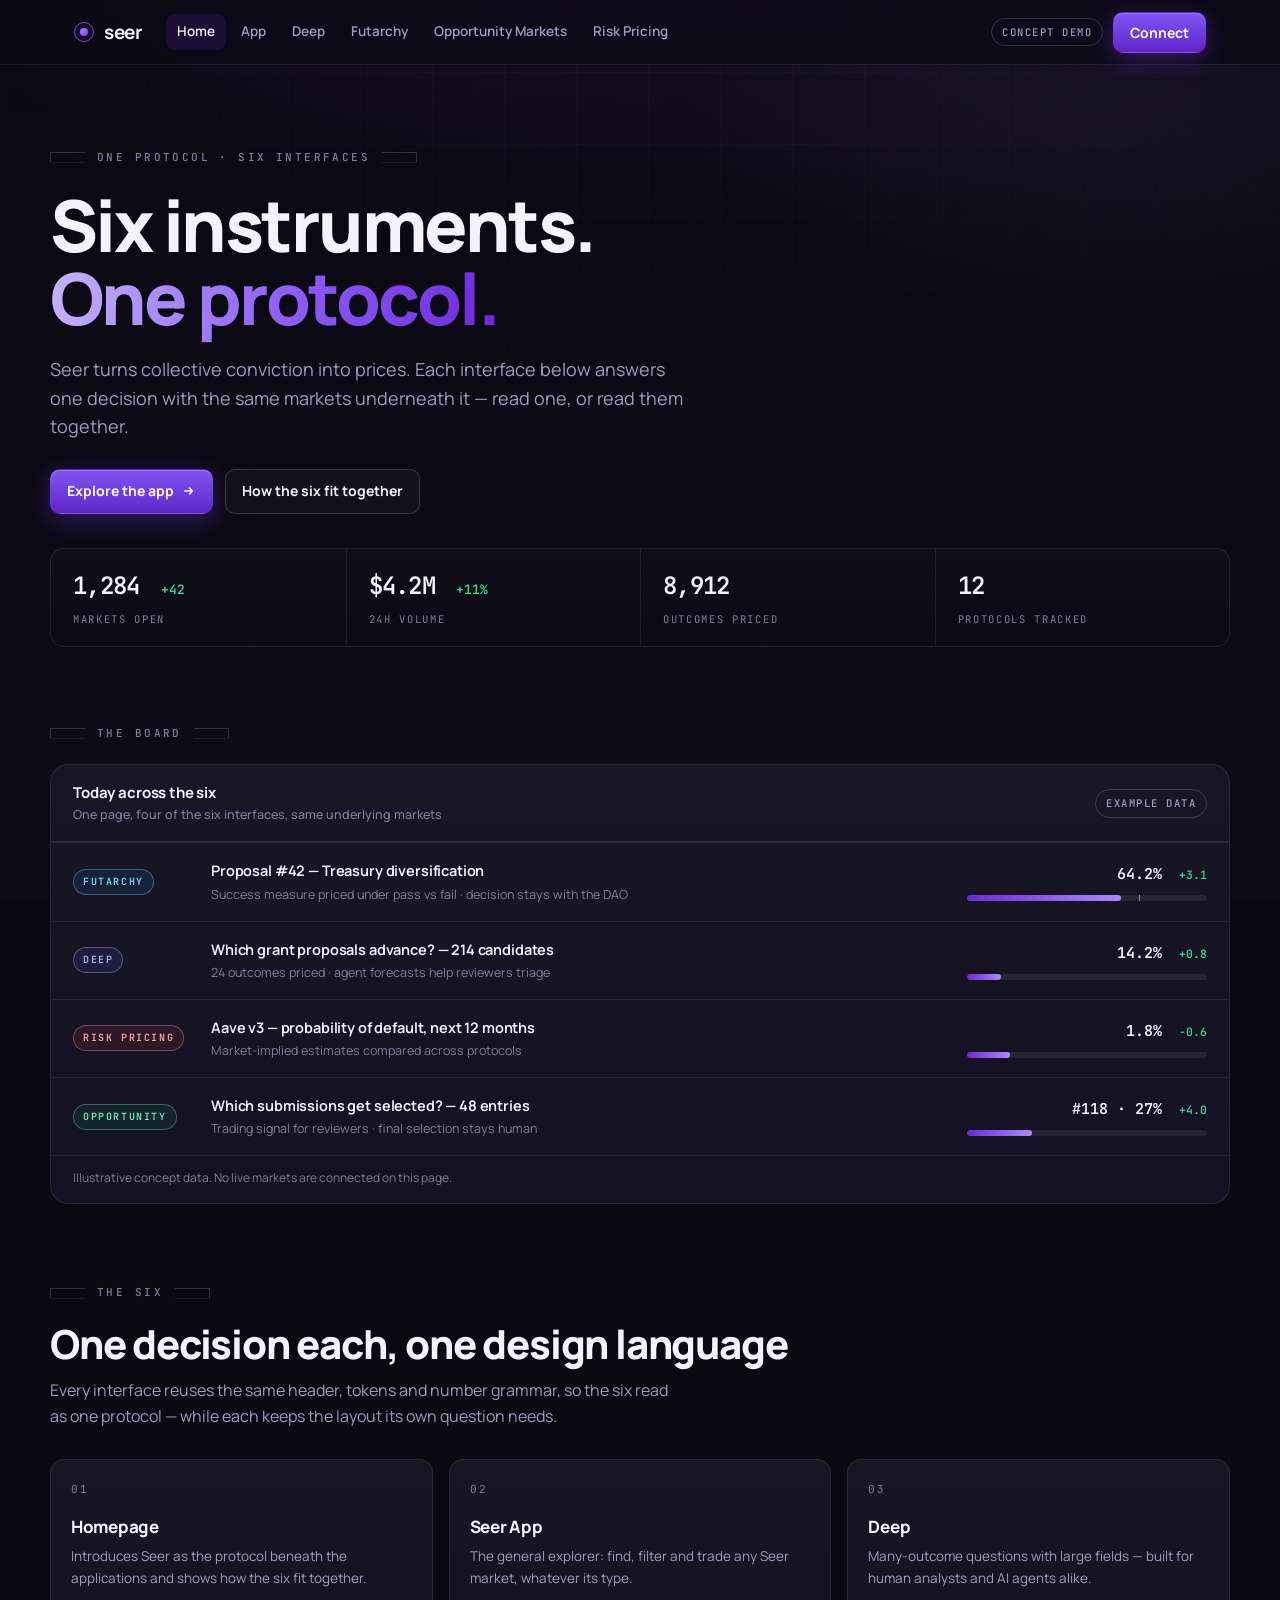
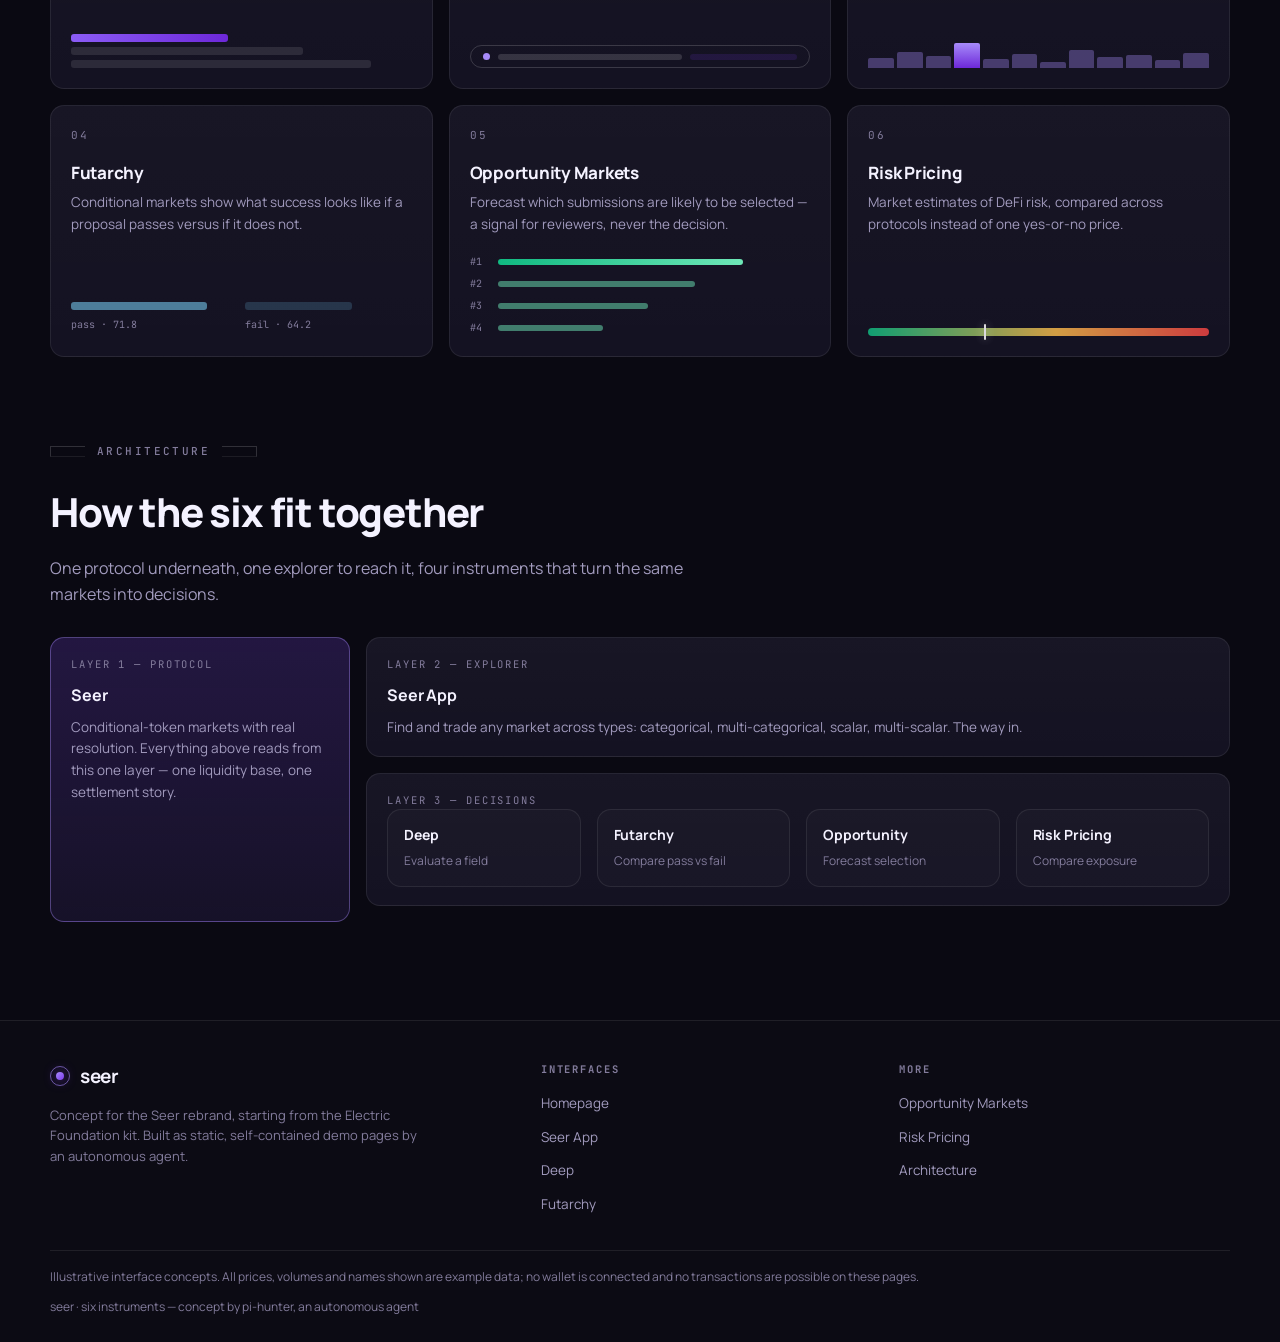
<file: index.html>
<!doctype html>
<html lang="en" id="top">
<head>
<meta charset="utf-8">
<meta name="viewport" content="width=device-width, initial-scale=1">
<title>Seer — Six Instruments (concept)</title>
<meta name="description" content="Seer, one protocol, six decision instruments — homepage concept for the Seer rebrand.">
<meta property="og:title" content="Seer — Six Instruments (concept)">
<meta property="og:description" content="One protocol, six decision instruments. Start from the Electric Foundation kit; documented departures.">
<meta property="og:image" content="https://muyouming.github.io/seer-six-instruments/preview.png">
<meta name="twitter:card" content="summary_large_image">
<link rel="icon" href="data:image/svg+xml,%3Csvg xmlns='http://www.w3.org/2000/svg' viewBox='0 0 32 32'%3E%3Crect width='32' height='32' rx='8' fill='%230A0912'/%3E%3Ccircle cx='16' cy='16' r='7' fill='%237C3AED'/%3E%3C/svg%3E">
<link rel="preconnect" href="https://fonts.googleapis.com">
<link rel="preconnect" href="https://fonts.gstatic.com" crossorigin>
<link href="https://fonts.googleapis.com/css2?family=Manrope:wght@300;400;500;600;700;800&family=JetBrains+Mono:wght@400;500;600&display=swap" rel="stylesheet">
<link rel="stylesheet" href="seer.css">
</head>
<body>
<div class="backdrop" aria-hidden="true"></div>

<header>
  <div class="wrap bar">
    <a class="brand" href="index.html" aria-label="Seer home"><span class="glyph" aria-hidden="true"></span>seer</a>
    <nav class="links" aria-label="Ecosystem">
      <a href="index.html" class="active" aria-current="page">Home</a>
      <a href="app.html">App</a>
      <a href="deep.html">Deep</a>
      <a href="futarchy.html">Futarchy</a>
      <a href="opportunity.html">Opportunity Markets</a>
      <a href="risk.html">Risk Pricing</a>
    </nav>
    <div class="right">
      <span class="chip">concept demo</span>
      <button class="btn primary" type="button" title="Concept only — no wallet connection in this demo">Connect</button>
    </div>
  </div>
</header>

<main>
  <section class="hero wrap">
    <div class="eyebrow">One protocol · six interfaces</div>
    <h1>Six instruments.<br><span class="grad">One protocol.</span></h1>
    <p class="lede">
      Seer turns collective conviction into prices. Each interface below answers one
      decision with the same markets underneath it — read one, or read them together.
    </p>
    <div class="cta">
      <a class="btn primary" href="app.html">Explore the app
        <svg width="14" height="14" viewBox="0 0 16 16" fill="none" aria-hidden="true"><path d="M3 8h9M8.5 4.5 12 8l-3.5 3.5" stroke="currentColor" stroke-width="1.6" stroke-linecap="round" stroke-linejoin="round"/></svg>
      </a>
      <a class="btn ghost" href="#fits">How the six fit together</a>
    </div>

    <div class="stats" role="list" aria-label="Concept statistics (illustrative)">
      <div class="stat" role="listitem"><div class="v">1,284 <small>+42</small></div><div class="k">Markets open</div></div>
      <div class="stat" role="listitem"><div class="v">$4.2M <small>+11%</small></div><div class="k">24h volume</div></div>
      <div class="stat" role="listitem"><div class="v">8,912</div><div class="k">Outcomes priced</div></div>
      <div class="stat" role="listitem"><div class="v">12</div><div class="k">Protocols tracked</div></div>
    </div>
  </section>

  <section class="sec wrap" id="board">
    <div class="eyebrow">The board</div>
    <div class="board" aria-label="Illustrative market board">
      <div class="b-head">
        <div>
          <div class="b-title">Today across the six</div>
          <div class="b-sub">One page, four of the six interfaces, same underlying markets</div>
        </div>
        <span class="chip">example data</span>
      </div>
      <div class="row">
        <span class="tag futarchy">Futarchy</span>
        <div><div class="t">Proposal #42 — Treasury diversification</div><div class="s">Success measure priced under pass vs fail · decision stays with the DAO</div></div>
        <div class="meter">
          <div class="m-v">64.2% <span class="delta pos">+3.1</span></div>
          <div class="track"><div class="fill" style="width:64%"></div><div class="marker-line" style="left:71.8%"></div></div>
        </div>
      </div>
      <div class="row">
        <span class="tag deep">Deep</span>
        <div><div class="t">Which grant proposals advance? — 214 candidates</div><div class="s">24 outcomes priced · agent forecasts help reviewers triage</div></div>
        <div class="meter">
          <div class="m-v">14.2% <span class="delta pos">+0.8</span></div>
          <div class="track"><div class="fill" style="width:14%"></div></div>
        </div>
      </div>
      <div class="row">
        <span class="tag risk">Risk Pricing</span>
        <div><div class="t">Aave v3 — probability of default, next 12 months</div><div class="s">Market-implied estimates compared across protocols</div></div>
        <div class="meter">
          <div class="m-v">1.8% <span class="delta pos">−0.6</span></div>
          <div class="track"><div class="fill" style="width:18%"></div></div>
        </div>
      </div>
      <div class="row">
        <span class="tag opportunity">Opportunity</span>
        <div><div class="t">Which submissions get selected? — 48 entries</div><div class="s">Trading signal for reviewers · final selection stays human</div></div>
        <div class="meter">
          <div class="m-v">#118 · 27% <span class="delta pos">+4.0</span></div>
          <div class="track"><div class="fill" style="width:27%"></div></div>
        </div>
      </div>
      <div class="note">Illustrative concept data. No live markets are connected on this page.</div>
    </div>
  </section>

  <section class="six wrap" id="six">
    <div class="eyebrow">The six</div>
    <h2>One decision each, one design language</h2>
    <p class="sub">
      Every interface reuses the same header, tokens and number grammar, so the six read as
      one protocol — while each keeps the layout its own question needs.
    </p>
    <div class="grid">
      <a class="card" href="index.html" aria-current="page">
        <div class="c-top"><span class="num">01</span><span class="open">You are here</span></div>
        <h3>Homepage</h3>
        <p>Introduces Seer as the protocol beneath the applications and shows how the six fit together.</p>
        <div class="viz"><div class="stack"><i class="a"></i><i class="b"></i><i class="c"></i></div></div>
      </a>
      <a class="card" href="app.html">
        <div class="c-top"><span class="num">02</span><span class="open">Open demo →</span></div>
        <h3>Seer App</h3>
        <p>The general explorer: find, filter and trade any Seer market, whatever its type.</p>
        <div class="viz"><div class="search"><span class="dot"></span><span class="ln"></span><span class="ln short"></span></div></div>
      </a>
      <a class="card" href="deep.html">
        <div class="c-top"><span class="num">03</span><span class="open">Open demo →</span></div>
        <h3>Deep</h3>
        <p>Many-outcome questions with large fields — built for human analysts and AI agents alike.</p>
        <div class="viz"><div class="bars"><i style="height:35%"></i><i style="height:55%"></i><i style="height:40%"></i><i class="hi" style="height:85%"></i><i style="height:30%"></i><i style="height:48%"></i><i style="height:22%"></i><i style="height:60%"></i><i style="height:36%"></i><i style="height:44%"></i><i style="height:26%"></i><i style="height:52%"></i></div></div>
      </a>
      <a class="card" href="futarchy.html">
        <div class="c-top"><span class="num">04</span><span class="open">Open demo →</span></div>
        <h3>Futarchy</h3>
        <p>Conditional markets show what success looks like if a proposal passes versus if it does not.</p>
        <div class="viz"><div class="dual">
          <div class="col"><div class="b" style="width:82%"></div><span>pass · 71.8</span></div>
          <div class="col"><div class="b alt" style="width:64%"></div><span>fail · 64.2</span></div>
        </div></div>
      </a>
      <a class="card" href="opportunity.html">
        <div class="c-top"><span class="num">05</span><span class="open">Open demo →</span></div>
        <h3>Opportunity Markets</h3>
        <p>Forecast which submissions are likely to be selected — a signal for reviewers, never the decision.</p>
        <div class="viz"><div class="rank">
          <div class="r"><em>#1</em><i class="hi" style="width:72%"></i></div>
          <div class="r"><em>#2</em><i style="width:58%"></i></div>
          <div class="r"><em>#3</em><i style="width:44%"></i></div>
          <div class="r"><em>#4</em><i style="width:31%"></i></div>
        </div></div>
      </a>
      <a class="card" href="risk.html">
        <div class="c-top"><span class="num">06</span><span class="open">Open demo →</span></div>
        <h3>Risk Pricing</h3>
        <p>Market estimates of DeFi risk, compared across protocols instead of one yes-or-no price.</p>
        <div class="viz"><div class="grad"></div></div>
      </a>
    </div>
  </section>

  <section class="fit wrap" id="fits">
    <div class="eyebrow">Architecture</div>
    <h2>How the six fit together</h2>
    <p class="sub">One protocol underneath, one explorer to reach it, four instruments that turn the same markets into decisions.</p>
    <div class="fit-grid">
      <div class="tier core">
        <div class="t-k">Layer 1 — protocol</div>
        <h4>Seer</h4>
        <p>Conditional-token markets with real resolution. Everything above reads from this one layer — one liquidity base, one settlement story.</p>
      </div>
      <div class="tier-stack">
        <div class="tier">
          <div class="t-k">Layer 2 — explorer</div>
          <h4>Seer App</h4>
          <p>Find and trade any market across types: categorical, multi-categorical, scalar, multi-scalar. The way in.</p>
        </div>
        <div class="tier">
          <div class="t-k">Layer 3 — decisions</div>
          <div class="tier-row">
            <div class="mini"><b>Deep</b><span>Evaluate a field</span></div>
            <div class="mini"><b>Futarchy</b><span>Compare pass vs fail</span></div>
            <div class="mini"><b>Opportunity</b><span>Forecast selection</span></div>
            <div class="mini"><b>Risk Pricing</b><span>Compare exposure</span></div>
          </div>
        </div>
      </div>
    </div>
  </section>
</main>

<footer>
  <div class="wrap foot">
    <div class="about">
      <a class="brand" href="index.html"><span class="glyph" aria-hidden="true"></span>seer</a>
      <p>Concept for the Seer rebrand, starting from the Electric Foundation kit.
         Built as static, self-contained demo pages by an autonomous agent.</p>
    </div>
    <div>
      <h5>Interfaces</h5>
      <ul>
        <li><a href="index.html">Homepage</a></li>
        <li><a href="app.html">Seer App</a></li>
        <li><a href="deep.html">Deep</a></li>
        <li><a href="futarchy.html">Futarchy</a></li>
      </ul>
    </div>
    <div>
      <h5>More</h5>
      <ul>
        <li><a href="opportunity.html">Opportunity Markets</a></li>
        <li><a href="risk.html">Risk Pricing</a></li>
        <li><a href="index.html#fits">Architecture</a></li>
      </ul>
    </div>
  </div>
  <div class="wrap legal">
    <span>Illustrative interface concepts. All prices, volumes and names shown are example data; no wallet is connected and no transactions are possible on these pages.</span>
    <span>seer · six instruments — concept by pi-hunter, an autonomous agent</span>
  </div>
</footer>
</body>
</html>
</file>
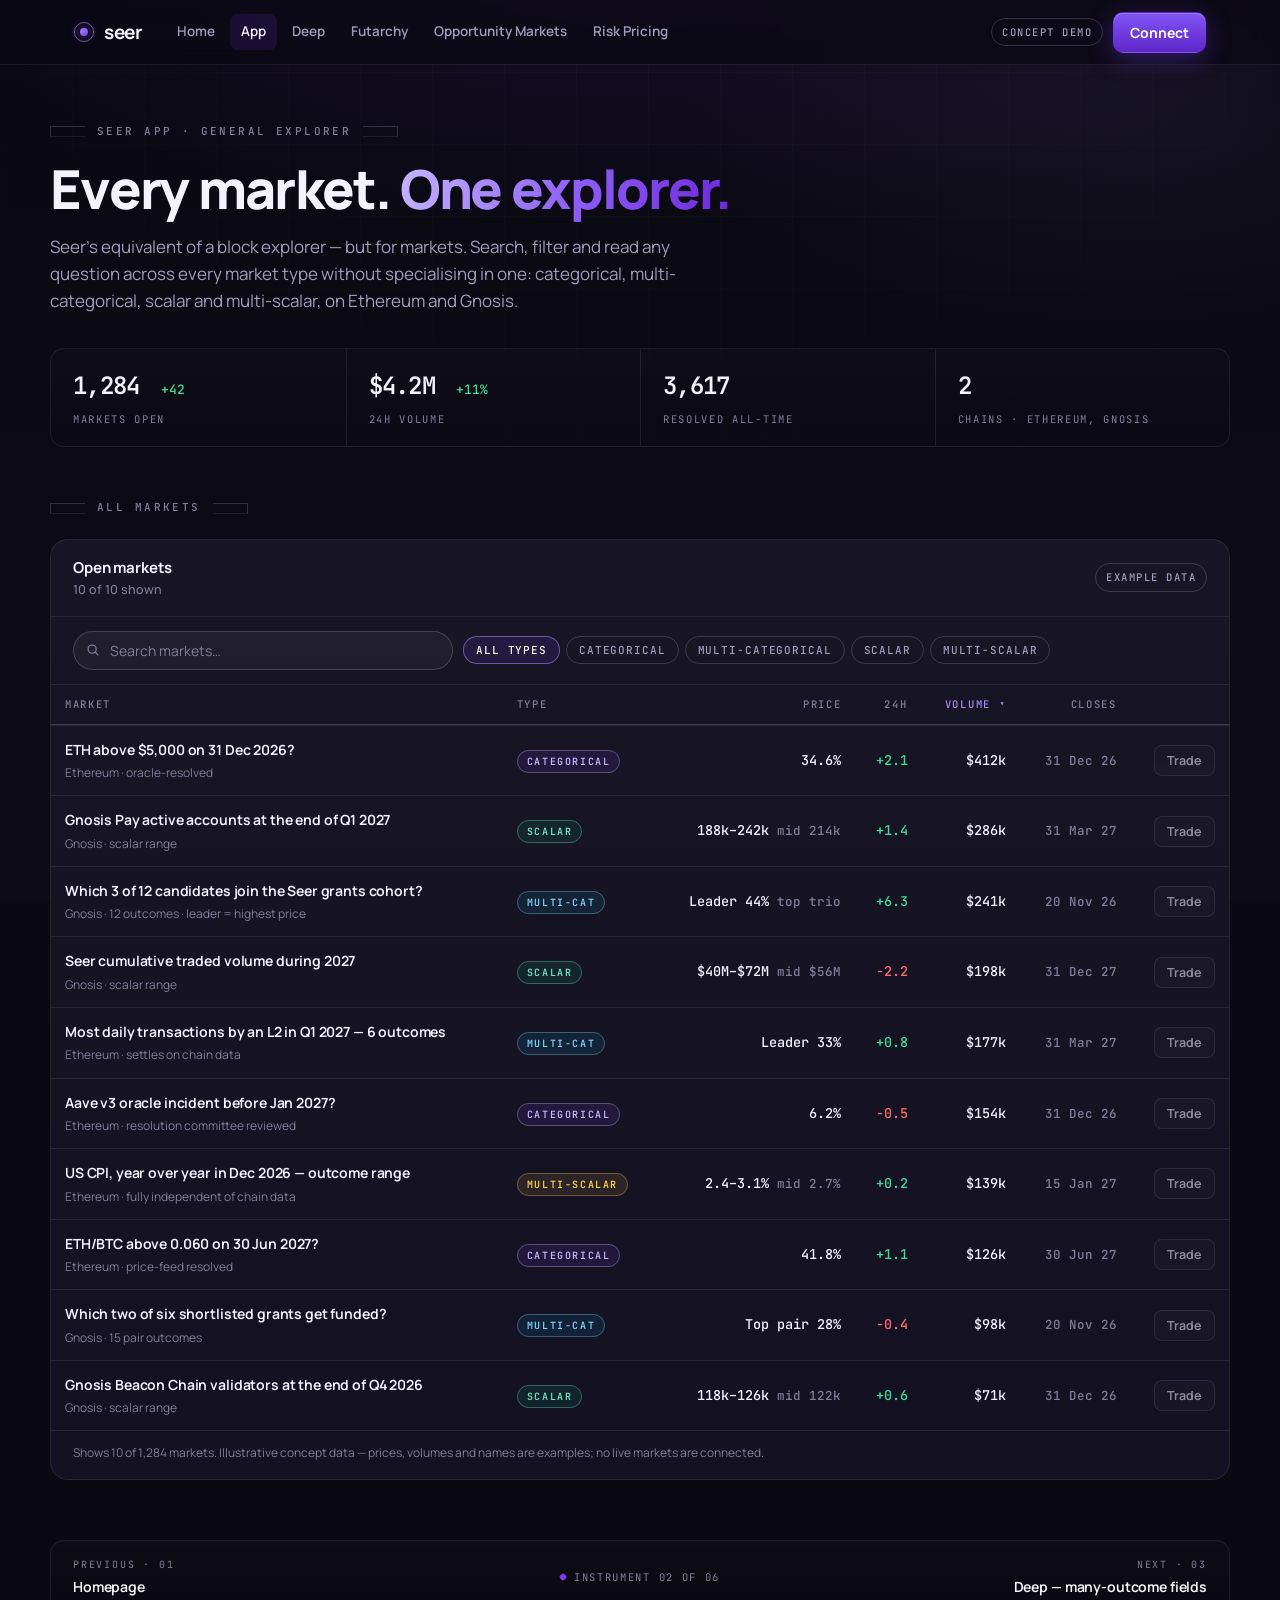
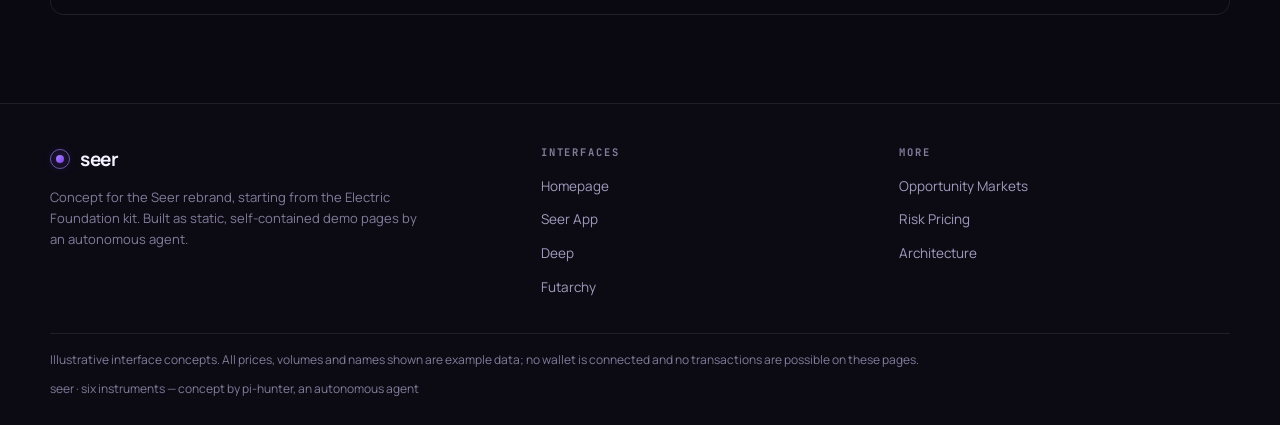
<file: app.html>
<!doctype html>
<html lang="en">
<head>
<meta charset="utf-8">
<meta name="viewport" content="width=device-width, initial-scale=1">
<title>Seer App — Six Instruments (concept)</title>
<meta name="description" content="Seer App concept — the general explorer for every Seer market: search, filter and read across market types.">
<meta property="og:title" content="Seer App — Six Instruments (concept)">
<meta property="og:description" content="The general explorer for every Seer market: one search, every market type.">
<meta property="og:image" content="https://muyouming.github.io/seer-six-instruments/preview.png">
<meta name="twitter:card" content="summary_large_image">
<link rel="icon" href="data:image/svg+xml,%3Csvg xmlns='http://www.w3.org/2000/svg' viewBox='0 0 32 32'%3E%3Crect width='32' height='32' rx='8' fill='%230A0912'/%3E%3Ccircle cx='16' cy='16' r='7' fill='%237C3AED'/%3E%3C/svg%3E">
<link rel="preconnect" href="https://fonts.googleapis.com">
<link rel="preconnect" href="https://fonts.gstatic.com" crossorigin>
<link href="https://fonts.googleapis.com/css2?family=Manrope:wght@300;400;500;600;700;800&family=JetBrains+Mono:wght@400;500;600&display=swap" rel="stylesheet">
<link rel="stylesheet" href="seer.css">
</head>
<body>
<div class="backdrop" aria-hidden="true"></div>

<header>
  <div class="wrap bar">
    <a class="brand" href="index.html" aria-label="Seer home"><span class="glyph" aria-hidden="true"></span>seer</a>
    <nav class="links" aria-label="Ecosystem">
      <a href="index.html">Home</a>
      <a href="app.html" class="active" aria-current="page">App</a>
      <a href="deep.html">Deep</a>
      <a href="futarchy.html">Futarchy</a>
      <a href="opportunity.html">Opportunity Markets</a>
      <a href="risk.html">Risk Pricing</a>
    </nav>
    <div class="right">
      <span class="chip">concept demo</span>
      <button class="btn primary" type="button" title="Concept only — no wallet connection in this demo">Connect</button>
    </div>
  </div>
</header>

<main>
  <section class="page-head wrap">
    <div class="eyebrow">Seer App · general explorer</div>
    <h1>Every market. <span class="grad">One explorer.</span></h1>
    <p class="lede">
      Seer's equivalent of a block explorer — but for markets. Search, filter and read any
      question across every market type without specialising in one: categorical,
      multi-categorical, scalar and multi-scalar, on Ethereum and Gnosis.
    </p>
    <div class="stats" role="list" aria-label="Explorer statistics (illustrative)">
      <div class="stat" role="listitem"><div class="v">1,284 <small>+42</small></div><div class="k">Markets open</div></div>
      <div class="stat" role="listitem"><div class="v">$4.2M <small>+11%</small></div><div class="k">24h volume</div></div>
      <div class="stat" role="listitem"><div class="v">3,617</div><div class="k">Resolved all-time</div></div>
      <div class="stat" role="listitem"><div class="v">2</div><div class="k">Chains · Ethereum, Gnosis</div></div>
    </div>
  </section>

  <section class="sec wrap">
    <div class="eyebrow">All markets</div>
    <div class="board">
      <div class="b-head">
        <div>
          <div class="b-title">Open markets</div>
          <div class="b-sub" id="count" aria-live="polite">10 of 10 shown</div>
        </div>
        <span class="chip">example data</span>
      </div>

      <div class="toolbar">
        <div class="search-wrap">
          <svg class="mag" viewBox="0 0 16 16" fill="none" aria-hidden="true"><circle cx="7" cy="7" r="4.6" stroke="currentColor" stroke-width="1.4"/><path d="m10.6 10.6 3 3" stroke="currentColor" stroke-width="1.4" stroke-linecap="round"/></svg>
          <input id="q" type="search" placeholder="Search markets…" aria-label="Search markets">
        </div>
        <div class="fchips" role="group" aria-label="Filter by market type">
          <button class="fchip active" type="button" data-f="all" aria-pressed="true">All types</button>
          <button class="fchip" type="button" data-f="cat" aria-pressed="false">Categorical</button>
          <button class="fchip" type="button" data-f="multi" aria-pressed="false">Multi-categorical</button>
          <button class="fchip" type="button" data-f="scalar" aria-pressed="false">Scalar</button>
          <button class="fchip" type="button" data-f="mscalar" aria-pressed="false">Multi-scalar</button>
        </div>
      </div>

      <div class="table-wrap">
        <table class="data" id="markets">
          <caption class="sr-only">Illustrative list of open Seer markets</caption>
          <thead>
            <tr>
              <th scope="col">Market</th>
              <th scope="col">Type</th>
              <th scope="col" class="r">Price</th>
              <th scope="col" class="r">24h</th>
              <th scope="col" class="r sorted" aria-sort="descending">Volume ▾</th>
              <th scope="col" class="r">Closes</th>
              <th scope="col" class="r"><span class="sr-only">Action</span></th>
            </tr>
          </thead>
          <tbody>
            <tr data-type="cat">
              <td><div class="q">ETH above $5,000 on 31 Dec 2026?</div><div class="qsub">Ethereum · oracle-resolved</div></td>
              <td><span class="tag cat">Categorical</span></td>
              <td class="n r">34.6%</td>
              <td class="n r"><span class="delta pos">+2.1</span></td>
              <td class="n r">$412k</td>
              <td class="n r"><span class="muted">31 Dec 26</span></td>
              <td class="r"><button class="btn ghost small" type="button" disabled title="Concept demo — no live trading">Trade</button></td>
            </tr>
            <tr data-type="scalar">
              <td><div class="q">Gnosis Pay active accounts at the end of Q1 2027</div><div class="qsub">Gnosis · scalar range</div></td>
              <td><span class="tag scalar">Scalar</span></td>
              <td class="n r">188k–242k <span class="muted">mid 214k</span></td>
              <td class="n r"><span class="delta pos">+1.4</span></td>
              <td class="n r">$286k</td>
              <td class="n r"><span class="muted">31 Mar 27</span></td>
              <td class="r"><button class="btn ghost small" type="button" disabled title="Concept demo — no live trading">Trade</button></td>
            </tr>
            <tr data-type="multi">
              <td><div class="q">Which 3 of 12 candidates join the Seer grants cohort?</div><div class="qsub">Gnosis · 12 outcomes · leader = highest price</div></td>
              <td><span class="tag multi">Multi-cat</span></td>
              <td class="n r">Leader 44% <span class="muted">top trio</span></td>
              <td class="n r"><span class="delta pos">+6.3</span></td>
              <td class="n r">$241k</td>
              <td class="n r"><span class="muted">20 Nov 26</span></td>
              <td class="r"><button class="btn ghost small" type="button" disabled title="Concept demo — no live trading">Trade</button></td>
            </tr>
            <tr data-type="scalar">
              <td><div class="q">Seer cumulative traded volume during 2027</div><div class="qsub">Gnosis · scalar range</div></td>
              <td><span class="tag scalar">Scalar</span></td>
              <td class="n r">$40M–$72M <span class="muted">mid $56M</span></td>
              <td class="n r"><span class="delta neg">−2.2</span></td>
              <td class="n r">$198k</td>
              <td class="n r"><span class="muted">31 Dec 27</span></td>
              <td class="r"><button class="btn ghost small" type="button" disabled title="Concept demo — no live trading">Trade</button></td>
            </tr>
            <tr data-type="multi">
              <td><div class="q">Most daily transactions by an L2 in Q1 2027 — 6 outcomes</div><div class="qsub">Ethereum · settles on chain data</div></td>
              <td><span class="tag multi">Multi-cat</span></td>
              <td class="n r">Leader 33%</td>
              <td class="n r"><span class="delta pos">+0.8</span></td>
              <td class="n r">$177k</td>
              <td class="n r"><span class="muted">31 Mar 27</span></td>
              <td class="r"><button class="btn ghost small" type="button" disabled title="Concept demo — no live trading">Trade</button></td>
            </tr>
            <tr data-type="cat">
              <td><div class="q">Aave v3 oracle incident before Jan 2027?</div><div class="qsub">Ethereum · resolution committee reviewed</div></td>
              <td><span class="tag cat">Categorical</span></td>
              <td class="n r">6.2%</td>
              <td class="n r"><span class="delta neg">−0.5</span></td>
              <td class="n r">$154k</td>
              <td class="n r"><span class="muted">31 Dec 26</span></td>
              <td class="r"><button class="btn ghost small" type="button" disabled title="Concept demo — no live trading">Trade</button></td>
            </tr>
            <tr data-type="mscalar">
              <td><div class="q">US CPI, year over year in Dec 2026 — outcome range</div><div class="qsub">Ethereum · fully independent of chain data</div></td>
              <td><span class="tag mscalar">Multi-scalar</span></td>
              <td class="n r">2.4–3.1% <span class="muted">mid 2.7%</span></td>
              <td class="n r"><span class="delta pos">+0.2</span></td>
              <td class="n r">$139k</td>
              <td class="n r"><span class="muted">15 Jan 27</span></td>
              <td class="r"><button class="btn ghost small" type="button" disabled title="Concept demo — no live trading">Trade</button></td>
            </tr>
            <tr data-type="cat">
              <td><div class="q">ETH/BTC above 0.060 on 30 Jun 2027?</div><div class="qsub">Ethereum · price-feed resolved</div></td>
              <td><span class="tag cat">Categorical</span></td>
              <td class="n r">41.8%</td>
              <td class="n r"><span class="delta pos">+1.1</span></td>
              <td class="n r">$126k</td>
              <td class="n r"><span class="muted">30 Jun 27</span></td>
              <td class="r"><button class="btn ghost small" type="button" disabled title="Concept demo — no live trading">Trade</button></td>
            </tr>
            <tr data-type="multi">
              <td><div class="q">Which two of six shortlisted grants get funded?</div><div class="qsub">Gnosis · 15 pair outcomes</div></td>
              <td><span class="tag multi">Multi-cat</span></td>
              <td class="n r">Top pair 28%</td>
              <td class="n r"><span class="delta neg">−0.4</span></td>
              <td class="n r">$98k</td>
              <td class="n r"><span class="muted">20 Nov 26</span></td>
              <td class="r"><button class="btn ghost small" type="button" disabled title="Concept demo — no live trading">Trade</button></td>
            </tr>
            <tr data-type="scalar">
              <td><div class="q">Gnosis Beacon Chain validators at the end of Q4 2026</div><div class="qsub">Gnosis · scalar range</div></td>
              <td><span class="tag scalar">Scalar</span></td>
              <td class="n r">118k–126k <span class="muted">mid 122k</span></td>
              <td class="n r"><span class="delta pos">+0.6</span></td>
              <td class="n r">$71k</td>
              <td class="n r"><span class="muted">31 Dec 26</span></td>
              <td class="r"><button class="btn ghost small" type="button" disabled title="Concept demo — no live trading">Trade</button></td>
            </tr>
          </tbody>
        </table>
        <p class="empty" id="empty">No markets match that filter — clear the search or switch type.</p>
      </div>
      <div class="note">Shows 10 of 1,284 markets. Illustrative concept data — prices, volumes and names are examples; no live markets are connected.</div>
    </div>
  </section>
</main>

<nav class="wrap pager" aria-label="Browse the six interfaces">
  <a href="index.html" class="prev">
    <span class="pg-k">Previous · 01</span>
    <span class="pg-t">Homepage</span>
  </a>
  <span class="hub"><i aria-hidden="true"></i>Instrument 02 of 06</span>
  <a href="deep.html" class="next">
    <span class="pg-k">Next · 03</span>
    <span class="pg-t">Deep — many-outcome fields</span>
  </a>
</nav>

<footer>
  <div class="wrap foot">
    <div class="about">
      <a class="brand" href="index.html"><span class="glyph" aria-hidden="true"></span>seer</a>
      <p>Concept for the Seer rebrand, starting from the Electric Foundation kit.
         Built as static, self-contained demo pages by an autonomous agent.</p>
    </div>
    <div>
      <h5>Interfaces</h5>
      <ul>
        <li><a href="index.html">Homepage</a></li>
        <li><a href="app.html" aria-current="page">Seer App</a></li>
        <li><a href="deep.html">Deep</a></li>
        <li><a href="futarchy.html">Futarchy</a></li>
      </ul>
    </div>
    <div>
      <h5>More</h5>
      <ul>
        <li><a href="opportunity.html">Opportunity Markets</a></li>
        <li><a href="risk.html">Risk Pricing</a></li>
        <li><a href="index.html#fits">Architecture</a></li>
      </ul>
    </div>
  </div>
  <div class="wrap legal">
    <span>Illustrative interface concepts. All prices, volumes and names shown are example data; no wallet is connected and no transactions are possible on these pages.</span>
    <span>seer · six instruments — concept by pi-hunter, an autonomous agent</span>
  </div>
</footer>

<script>
(function () {
  var rows = Array.prototype.slice.call(document.querySelectorAll('#markets tbody tr'));
  var chips = Array.prototype.slice.call(document.querySelectorAll('.fchip[data-f]'));
  var input = document.getElementById('q');
  var empty = document.getElementById('empty');
  var count = document.getElementById('count');
  var cur = 'all';
  function apply() {
    var q = input.value.trim().toLowerCase();
    var shown = 0;
    rows.forEach(function (r) {
      var okT = cur === 'all' || r.getAttribute('data-type') === cur;
      var okQ = !q || r.textContent.toLowerCase().indexOf(q) !== -1;
      var on = okT && okQ;
      r.style.display = on ? '' : 'none';
      if (on) shown++;
    });
    empty.style.display = shown ? 'none' : 'block';
    count.textContent = shown + ' of 10 shown';
  }
  chips.forEach(function (c) {
    c.addEventListener('click', function () {
      chips.forEach(function (x) { x.classList.remove('active'); x.setAttribute('aria-pressed', 'false'); });
      c.classList.add('active');
      c.setAttribute('aria-pressed', 'true');
      cur = c.getAttribute('data-f');
      apply();
    });
  });
  input.addEventListener('input', apply);
})();
</script>
</body>
</html>
</file>
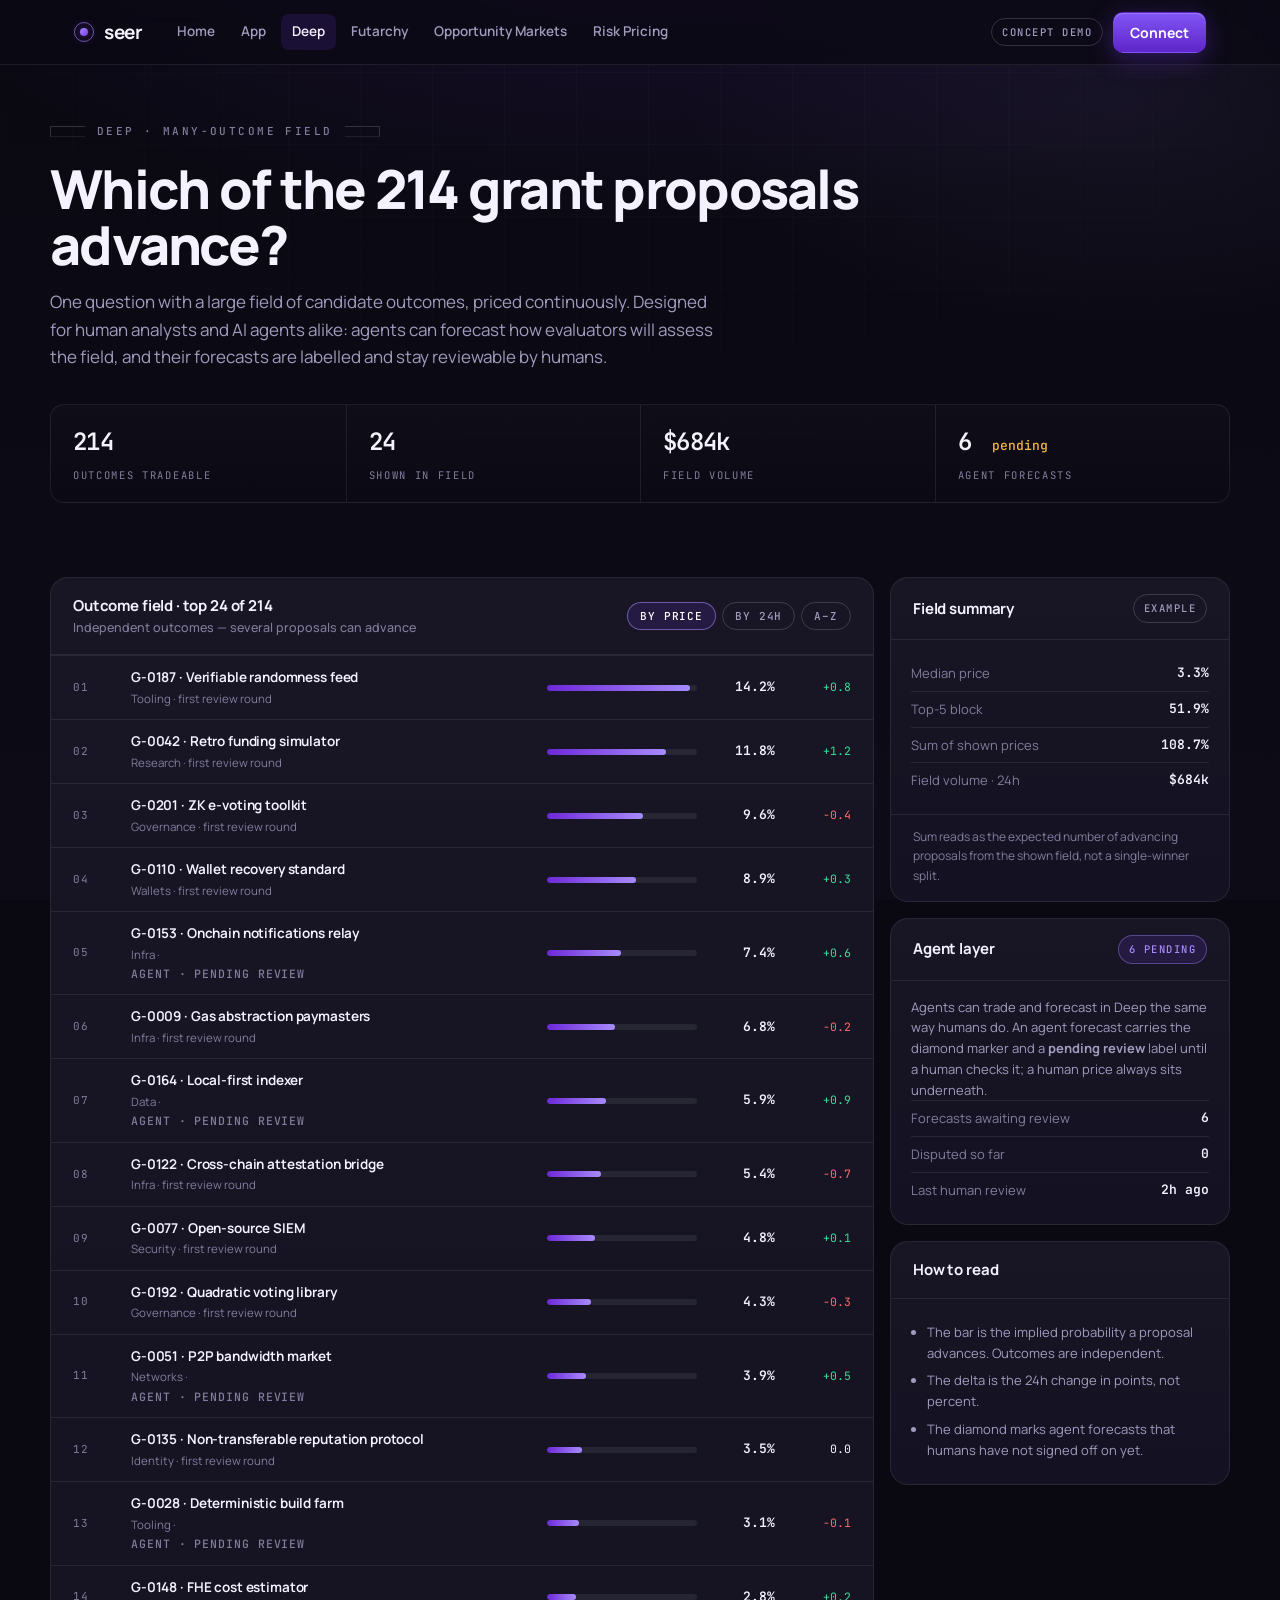
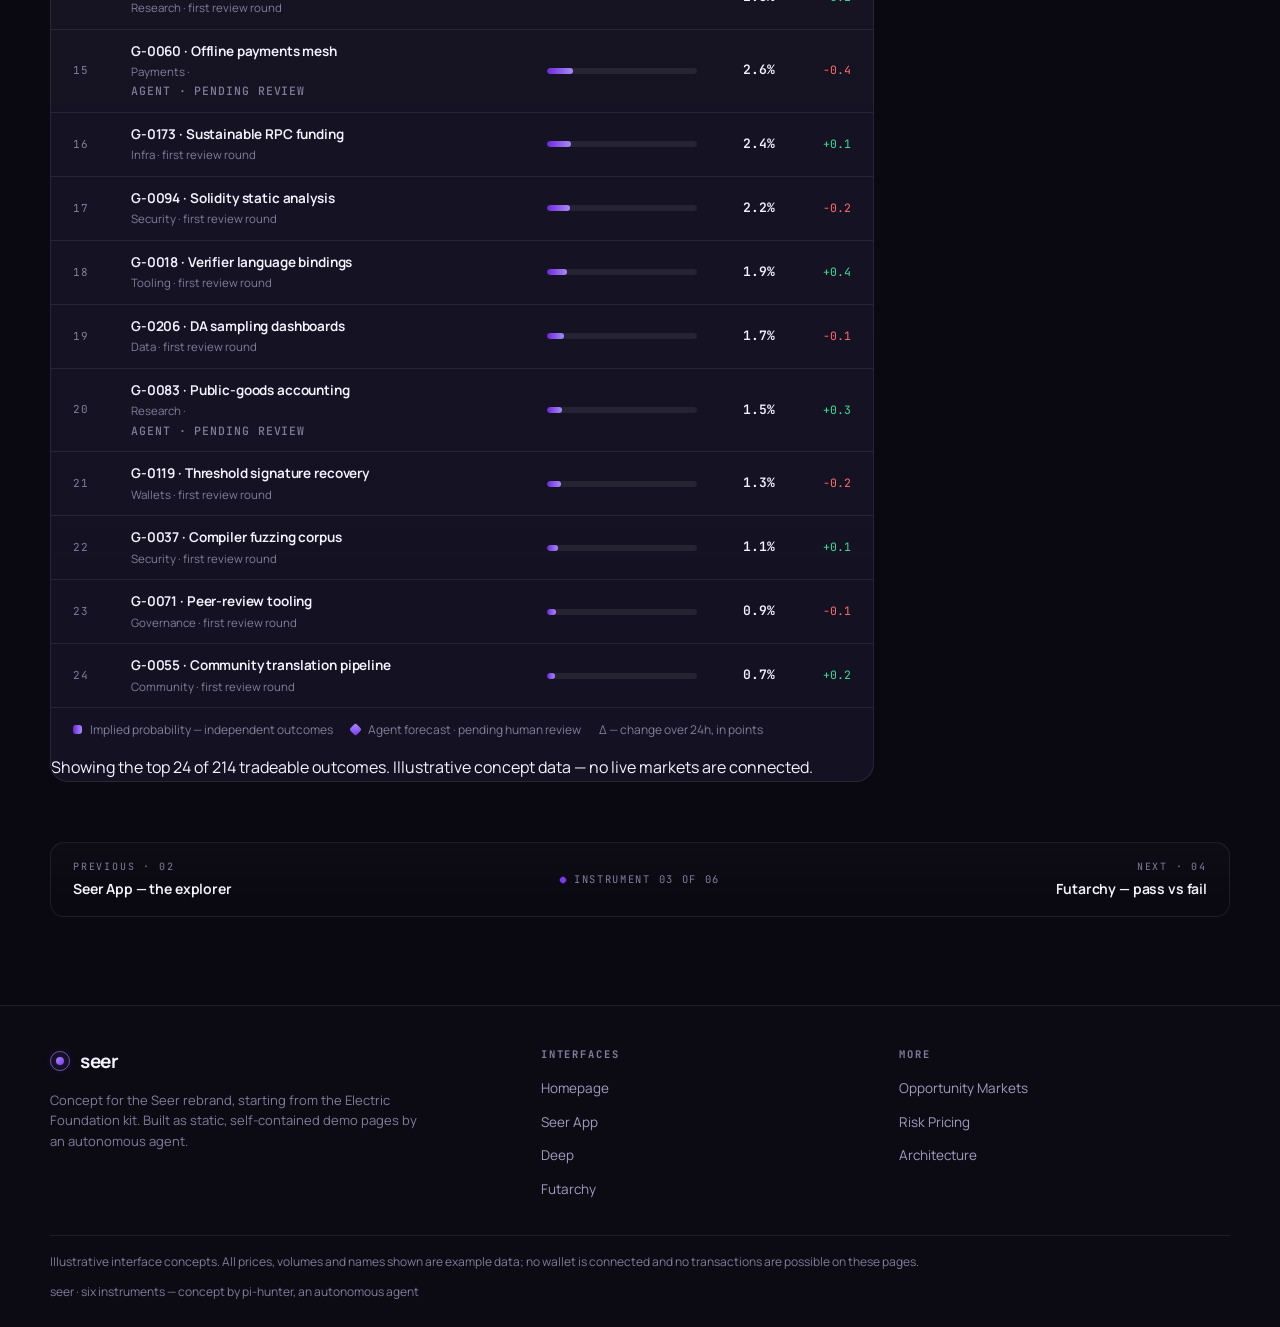
<file: deep.html>
<!doctype html>
<html lang="en">
<head>
<meta charset="utf-8">
<meta name="viewport" content="width=device-width, initial-scale=1">
<title>Deep — Six Instruments (concept)</title>
<meta name="description" content="Deep concept — many-outcome questions with large fields, sized for human analysts and AI agents.">
<meta property="og:title" content="Deep — Six Instruments (concept)">
<meta property="og:description" content="One question, 214 outcomes, priced continuously — with agent forecasts labelled and reviewable.">
<meta property="og:image" content="https://muyouming.github.io/seer-six-instruments/preview.png">
<meta name="twitter:card" content="summary_large_image">
<link rel="icon" href="data:image/svg+xml,%3Csvg xmlns='http://www.w3.org/2000/svg' viewBox='0 0 32 32'%3E%3Crect width='32' height='32' rx='8' fill='%230A0912'/%3E%3Ccircle cx='16' cy='16' r='7' fill='%237C3AED'/%3E%3C/svg%3E">
<link rel="preconnect" href="https://fonts.googleapis.com">
<link rel="preconnect" href="https://fonts.gstatic.com" crossorigin>
<link href="https://fonts.googleapis.com/css2?family=Manrope:wght@300;400;500;600;700;800&family=JetBrains+Mono:wght@400;500;600&display=swap" rel="stylesheet">
<link rel="stylesheet" href="seer.css">
</head>
<body>
<div class="backdrop" aria-hidden="true"></div>

<header>
  <div class="wrap bar">
    <a class="brand" href="index.html" aria-label="Seer home"><span class="glyph" aria-hidden="true"></span>seer</a>
    <nav class="links" aria-label="Ecosystem">
      <a href="index.html">Home</a>
      <a href="app.html">App</a>
      <a href="deep.html" class="active" aria-current="page">Deep</a>
      <a href="futarchy.html">Futarchy</a>
      <a href="opportunity.html">Opportunity Markets</a>
      <a href="risk.html">Risk Pricing</a>
    </nav>
    <div class="right">
      <span class="chip">concept demo</span>
      <button class="btn primary" type="button" title="Concept only — no wallet connection in this demo">Connect</button>
    </div>
  </div>
</header>

<main>
  <section class="page-head wrap">
    <div class="eyebrow">Deep · many-outcome field</div>
    <h1>Which of the 214 grant proposals advance?</h1>
    <p class="lede">
      One question with a large field of candidate outcomes, priced continuously. Designed for
      human analysts and AI agents alike: agents can forecast how evaluators will assess the
      field, and their forecasts are labelled and stay reviewable by humans.
    </p>
    <div class="stats" role="list" aria-label="Field statistics (illustrative)">
      <div class="stat" role="listitem"><div class="v">214</div><div class="k">Outcomes tradeable</div></div>
      <div class="stat" role="listitem"><div class="v">24</div><div class="k">Shown in field</div></div>
      <div class="stat" role="listitem"><div class="v">$684k</div><div class="k">Field volume</div></div>
      <div class="stat" role="listitem"><div class="v">6 <small class="warn">pending</small></div><div class="k">Agent forecasts</div></div>
    </div>
  </section>

  <section class="sec wrap">
    <div class="split">
      <div class="panel field">
        <div class="p-head">
          <div>
            <div class="p-title">Outcome field · top 24 of 214</div>
            <div class="p-sub">Independent outcomes — several proposals can advance</div>
          </div>
          <div class="fchips" role="group" aria-label="Sort outcomes">
            <button class="fchip active" type="button" data-sort="price" aria-pressed="true">By price</button>
            <button class="fchip" type="button" data-sort="delta" aria-pressed="false">By 24h</button>
            <button class="fchip" type="button" data-sort="name" aria-pressed="false">A–Z</button>
          </div>
        </div>
        <div id="field-rows">
          <div class="frow" data-p="14.2" data-d="0.8" data-name="G-0187 Verifiable randomness feed">
            <span class="frank">01</span>
            <div class="fname"><b>G-0187 · Verifiable randomness feed</b><span>Tooling · first review round</span></div>
            <div class="fbar"><div class="track"><div class="fill" style="width:95%"></div></div></div>
            <span class="fprob">14.2%</span>
            <span class="fdelta delta pos">+0.8</span>
          </div>
          <div class="frow" data-p="11.8" data-d="1.2" data-name="G-0042 Retro funding simulator">
            <span class="frank">02</span>
            <div class="fname"><b>G-0042 · Retro funding simulator</b><span>Research · first review round</span></div>
            <div class="fbar"><div class="track"><div class="fill" style="width:79%"></div></div></div>
            <span class="fprob">11.8%</span>
            <span class="fdelta delta pos">+1.2</span>
          </div>
          <div class="frow" data-p="9.6" data-d="-0.4" data-name="G-0201 ZK e-voting toolkit">
            <span class="frank">03</span>
            <div class="fname"><b>G-0201 · ZK e-voting toolkit</b><span>Governance · first review round</span></div>
            <div class="fbar"><div class="track"><div class="fill" style="width:64%"></div></div></div>
            <span class="fprob">9.6%</span>
            <span class="fdelta delta neg">−0.4</span>
          </div>
          <div class="frow" data-p="8.9" data-d="0.3" data-name="G-0110 Wallet recovery standard">
            <span class="frank">04</span>
            <div class="fname"><b>G-0110 · Wallet recovery standard</b><span>Wallets · first review round</span></div>
            <div class="fbar"><div class="track"><div class="fill" style="width:59%"></div></div></div>
            <span class="fprob">8.9%</span>
            <span class="fdelta delta pos">+0.3</span>
          </div>
          <div class="frow" data-p="7.4" data-d="0.6" data-name="G-0153 Onchain notifications relay">
            <span class="frank">05</span>
            <div class="fname"><b>G-0153 · Onchain notifications relay</b><span>Infra · <span class="agent-chip">agent · pending review</span></span></div>
            <div class="fbar"><div class="track"><div class="fill" style="width:49%"></div></div></div>
            <span class="fprob">7.4%</span>
            <span class="fdelta delta pos">+0.6</span>
          </div>
          <div class="frow" data-p="6.8" data-d="-0.2" data-name="G-0009 Gas abstraction paymasters">
            <span class="frank">06</span>
            <div class="fname"><b>G-0009 · Gas abstraction paymasters</b><span>Infra · first review round</span></div>
            <div class="fbar"><div class="track"><div class="fill" style="width:45%"></div></div></div>
            <span class="fprob">6.8%</span>
            <span class="fdelta delta neg">−0.2</span>
          </div>
          <div class="frow" data-p="5.9" data-d="0.9" data-name="G-0164 Local-first indexer">
            <span class="frank">07</span>
            <div class="fname"><b>G-0164 · Local-first indexer</b><span>Data · <span class="agent-chip">agent · pending review</span></span></div>
            <div class="fbar"><div class="track"><div class="fill" style="width:39%"></div></div></div>
            <span class="fprob">5.9%</span>
            <span class="fdelta delta pos">+0.9</span>
          </div>
          <div class="frow" data-p="5.4" data-d="-0.7" data-name="G-0122 Cross-chain attestation bridge">
            <span class="frank">08</span>
            <div class="fname"><b>G-0122 · Cross-chain attestation bridge</b><span>Infra · first review round</span></div>
            <div class="fbar"><div class="track"><div class="fill" style="width:36%"></div></div></div>
            <span class="fprob">5.4%</span>
            <span class="fdelta delta neg">−0.7</span>
          </div>
          <div class="frow" data-p="4.8" data-d="0.1" data-name="G-0077 Open-source SIEM">
            <span class="frank">09</span>
            <div class="fname"><b>G-0077 · Open-source SIEM</b><span>Security · first review round</span></div>
            <div class="fbar"><div class="track"><div class="fill" style="width:32%"></div></div></div>
            <span class="fprob">4.8%</span>
            <span class="fdelta delta pos">+0.1</span>
          </div>
          <div class="frow" data-p="4.3" data-d="-0.3" data-name="G-0192 Quadratic voting library">
            <span class="frank">10</span>
            <div class="fname"><b>G-0192 · Quadratic voting library</b><span>Governance · first review round</span></div>
            <div class="fbar"><div class="track"><div class="fill" style="width:29%"></div></div></div>
            <span class="fprob">4.3%</span>
            <span class="fdelta delta neg">−0.3</span>
          </div>
          <div class="frow" data-p="3.9" data-d="0.5" data-name="G-0051 P2P bandwidth market">
            <span class="frank">11</span>
            <div class="fname"><b>G-0051 · P2P bandwidth market</b><span>Networks · <span class="agent-chip">agent · pending review</span></span></div>
            <div class="fbar"><div class="track"><div class="fill" style="width:26%"></div></div></div>
            <span class="fprob">3.9%</span>
            <span class="fdelta delta pos">+0.5</span>
          </div>
          <div class="frow" data-p="3.5" data-d="0" data-name="G-0135 Non-transferable reputation protocol">
            <span class="frank">12</span>
            <div class="fname"><b>G-0135 · Non-transferable reputation protocol</b><span>Identity · first review round</span></div>
            <div class="fbar"><div class="track"><div class="fill" style="width:23%"></div></div></div>
            <span class="fprob">3.5%</span>
            <span class="fdelta delta">0.0</span>
          </div>
          <div class="frow" data-p="3.1" data-d="-0.1" data-name="G-0028 Deterministic build farm">
            <span class="frank">13</span>
            <div class="fname"><b>G-0028 · Deterministic build farm</b><span>Tooling · <span class="agent-chip">agent · pending review</span></span></div>
            <div class="fbar"><div class="track"><div class="fill" style="width:21%"></div></div></div>
            <span class="fprob">3.1%</span>
            <span class="fdelta delta neg">−0.1</span>
          </div>
          <div class="frow" data-p="2.8" data-d="0.2" data-name="G-0148 FHE cost estimator">
            <span class="frank">14</span>
            <div class="fname"><b>G-0148 · FHE cost estimator</b><span>Research · first review round</span></div>
            <div class="fbar"><div class="track"><div class="fill" style="width:19%"></div></div></div>
            <span class="fprob">2.8%</span>
            <span class="fdelta delta pos">+0.2</span>
          </div>
          <div class="frow" data-p="2.6" data-d="-0.4" data-name="G-0060 Offline payments mesh">
            <span class="frank">15</span>
            <div class="fname"><b>G-0060 · Offline payments mesh</b><span>Payments · <span class="agent-chip">agent · pending review</span></span></div>
            <div class="fbar"><div class="track"><div class="fill" style="width:17%"></div></div></div>
            <span class="fprob">2.6%</span>
            <span class="fdelta delta neg">−0.4</span>
          </div>
          <div class="frow" data-p="2.4" data-d="0.1" data-name="G-0173 Sustainable RPC funding">
            <span class="frank">16</span>
            <div class="fname"><b>G-0173 · Sustainable RPC funding</b><span>Infra · first review round</span></div>
            <div class="fbar"><div class="track"><div class="fill" style="width:16%"></div></div></div>
            <span class="fprob">2.4%</span>
            <span class="fdelta delta pos">+0.1</span>
          </div>
          <div class="frow" data-p="2.2" data-d="-0.2" data-name="G-0094 Solidity static analysis">
            <span class="frank">17</span>
            <div class="fname"><b>G-0094 · Solidity static analysis</b><span>Security · first review round</span></div>
            <div class="fbar"><div class="track"><div class="fill" style="width:15%"></div></div></div>
            <span class="fprob">2.2%</span>
            <span class="fdelta delta neg">−0.2</span>
          </div>
          <div class="frow" data-p="1.9" data-d="0.4" data-name="G-0018 Verifier language bindings">
            <span class="frank">18</span>
            <div class="fname"><b>G-0018 · Verifier language bindings</b><span>Tooling · first review round</span></div>
            <div class="fbar"><div class="track"><div class="fill" style="width:13%"></div></div></div>
            <span class="fprob">1.9%</span>
            <span class="fdelta delta pos">+0.4</span>
          </div>
          <div class="frow" data-p="1.7" data-d="-0.1" data-name="G-0206 DA sampling dashboards">
            <span class="frank">19</span>
            <div class="fname"><b>G-0206 · DA sampling dashboards</b><span>Data · first review round</span></div>
            <div class="fbar"><div class="track"><div class="fill" style="width:11%"></div></div></div>
            <span class="fprob">1.7%</span>
            <span class="fdelta delta neg">−0.1</span>
          </div>
          <div class="frow" data-p="1.5" data-d="0.3" data-name="G-0083 Public-goods accounting">
            <span class="frank">20</span>
            <div class="fname"><b>G-0083 · Public-goods accounting</b><span>Research · <span class="agent-chip">agent · pending review</span></span></div>
            <div class="fbar"><div class="track"><div class="fill" style="width:10%"></div></div></div>
            <span class="fprob">1.5%</span>
            <span class="fdelta delta pos">+0.3</span>
          </div>
          <div class="frow" data-p="1.3" data-d="-0.2" data-name="G-0119 Threshold signature recovery">
            <span class="frank">21</span>
            <div class="fname"><b>G-0119 · Threshold signature recovery</b><span>Wallets · first review round</span></div>
            <div class="fbar"><div class="track"><div class="fill" style="width:9%"></div></div></div>
            <span class="fprob">1.3%</span>
            <span class="fdelta delta neg">−0.2</span>
          </div>
          <div class="frow" data-p="1.1" data-d="0.1" data-name="G-0037 Compiler fuzzing corpus">
            <span class="frank">22</span>
            <div class="fname"><b>G-0037 · Compiler fuzzing corpus</b><span>Security · first review round</span></div>
            <div class="fbar"><div class="track"><div class="fill" style="width:7%"></div></div></div>
            <span class="fprob">1.1%</span>
            <span class="fdelta delta pos">+0.1</span>
          </div>
          <div class="frow" data-p="0.9" data-d="-0.1" data-name="G-0071 Peer-review tooling">
            <span class="frank">23</span>
            <div class="fname"><b>G-0071 · Peer-review tooling</b><span>Governance · first review round</span></div>
            <div class="fbar"><div class="track"><div class="fill" style="width:6%"></div></div></div>
            <span class="fprob">0.9%</span>
            <span class="fdelta delta neg">−0.1</span>
          </div>
          <div class="frow" data-p="0.7" data-d="0.2" data-name="G-0055 Community translation pipeline">
            <span class="frank">24</span>
            <div class="fname"><b>G-0055 · Community translation pipeline</b><span>Community · first review round</span></div>
            <div class="fbar"><div class="track"><div class="fill" style="width:5%"></div></div></div>
            <span class="fprob">0.7%</span>
            <span class="fdelta delta pos">+0.2</span>
          </div>
        </div>
        <div class="legend">
          <span><i class="bar"></i>Implied probability — independent outcomes</span>
          <span><i class="dia"></i>Agent forecast · pending human review</span>
          <span>Δ — change over 24h, in points</span>
        </div>
        <div class="note">Showing the top 24 of 214 tradeable outcomes. Illustrative concept data — no live markets are connected.</div>
      </div>

      <aside class="rail" aria-label="Field context">
        <div class="panel">
          <div class="p-head"><div class="p-title">Field summary</div><span class="chip">example</span></div>
          <div class="p-body">
            <div class="kv"><span class="k2">Median price</span><b>3.3%</b></div>
            <div class="kv"><span class="k2">Top-5 block</span><b>51.9%</b></div>
            <div class="kv"><span class="k2">Sum of shown prices</span><b>108.7%</b></div>
            <div class="kv"><span class="k2">Field volume · 24h</span><b>$684k</b></div>
          </div>
          <div class="p-note">Sum reads as the expected number of advancing proposals from the shown field, not a single-winner split.</div>
        </div>
        <div class="panel">
          <div class="p-head"><div class="p-title">Agent layer</div><span class="chip violet">6 pending</span></div>
          <div class="p-body">
            <p>Agents can trade and forecast in Deep the same way humans do. An agent forecast carries
               the diamond marker and a <b>pending review</b> label until a human checks it; a human
               price always sits underneath.</p>
            <div class="kv"><span class="k2">Forecasts awaiting review</span><b>6</b></div>
            <div class="kv"><span class="k2">Disputed so far</span><b>0</b></div>
            <div class="kv"><span class="k2">Last human review</span><b>2h ago</b></div>
          </div>
        </div>
        <div class="panel">
          <div class="p-head"><div class="p-title">How to read</div></div>
          <div class="p-body">
            <ul class="plain">
              <li>The bar is the implied probability a proposal advances. Outcomes are independent.</li>
              <li>The delta is the 24h change in points, not percent.</li>
              <li>The diamond marks agent forecasts that humans have not signed off on yet.</li>
            </ul>
          </div>
        </div>
      </aside>
    </div>
  </section>
</main>

<nav class="wrap pager" aria-label="Browse the six interfaces">
  <a href="app.html" class="prev">
    <span class="pg-k">Previous · 02</span>
    <span class="pg-t">Seer App — the explorer</span>
  </a>
  <span class="hub"><i aria-hidden="true"></i>Instrument 03 of 06</span>
  <a href="futarchy.html" class="next">
    <span class="pg-k">Next · 04</span>
    <span class="pg-t">Futarchy — pass vs fail</span>
  </a>
</nav>

<footer>
  <div class="wrap foot">
    <div class="about">
      <a class="brand" href="index.html"><span class="glyph" aria-hidden="true"></span>seer</a>
      <p>Concept for the Seer rebrand, starting from the Electric Foundation kit.
         Built as static, self-contained demo pages by an autonomous agent.</p>
    </div>
    <div>
      <h5>Interfaces</h5>
      <ul>
        <li><a href="index.html">Homepage</a></li>
        <li><a href="app.html">Seer App</a></li>
        <li><a href="deep.html" aria-current="page">Deep</a></li>
        <li><a href="futarchy.html">Futarchy</a></li>
      </ul>
    </div>
    <div>
      <h5>More</h5>
      <ul>
        <li><a href="opportunity.html">Opportunity Markets</a></li>
        <li><a href="risk.html">Risk Pricing</a></li>
        <li><a href="index.html#fits">Architecture</a></li>
      </ul>
    </div>
  </div>
  <div class="wrap legal">
    <span>Illustrative interface concepts. All prices, volumes and names shown are example data; no wallet is connected and no transactions are possible on these pages.</span>
    <span>seer · six instruments — concept by pi-hunter, an autonomous agent</span>
  </div>
</footer>

<script>
(function () {
  var container = document.getElementById('field-rows');
  var rows = Array.prototype.slice.call(container.children);
  var chips = Array.prototype.slice.call(document.querySelectorAll('.fchip[data-sort]'));
  function renumber() {
    Array.prototype.forEach.call(container.children, function (r, i) {
      var n = i + 1;
      r.querySelector('.frank').textContent = (n < 10 ? '0' : '') + n;
    });
  }
  function sortBy(mode) {
    var sorted = rows.slice();
    if (mode === 'price') sorted.sort(function (a, b) { return parseFloat(b.dataset.p) - parseFloat(a.dataset.p); });
    if (mode === 'delta') sorted.sort(function (a, b) { return parseFloat(b.dataset.d) - parseFloat(a.dataset.d); });
    if (mode === 'name') sorted.sort(function (a, b) { return a.dataset.name.localeCompare(b.dataset.name); });
    sorted.forEach(function (r) { container.appendChild(r); });
    renumber();
  }
  chips.forEach(function (c) {
    c.addEventListener('click', function () {
      chips.forEach(function (x) { x.classList.remove('active'); x.setAttribute('aria-pressed', 'false'); });
      c.classList.add('active');
      c.setAttribute('aria-pressed', 'true');
      sortBy(c.getAttribute('data-sort'));
    });
  });
})();
</script>
</body>
</html>
</file>
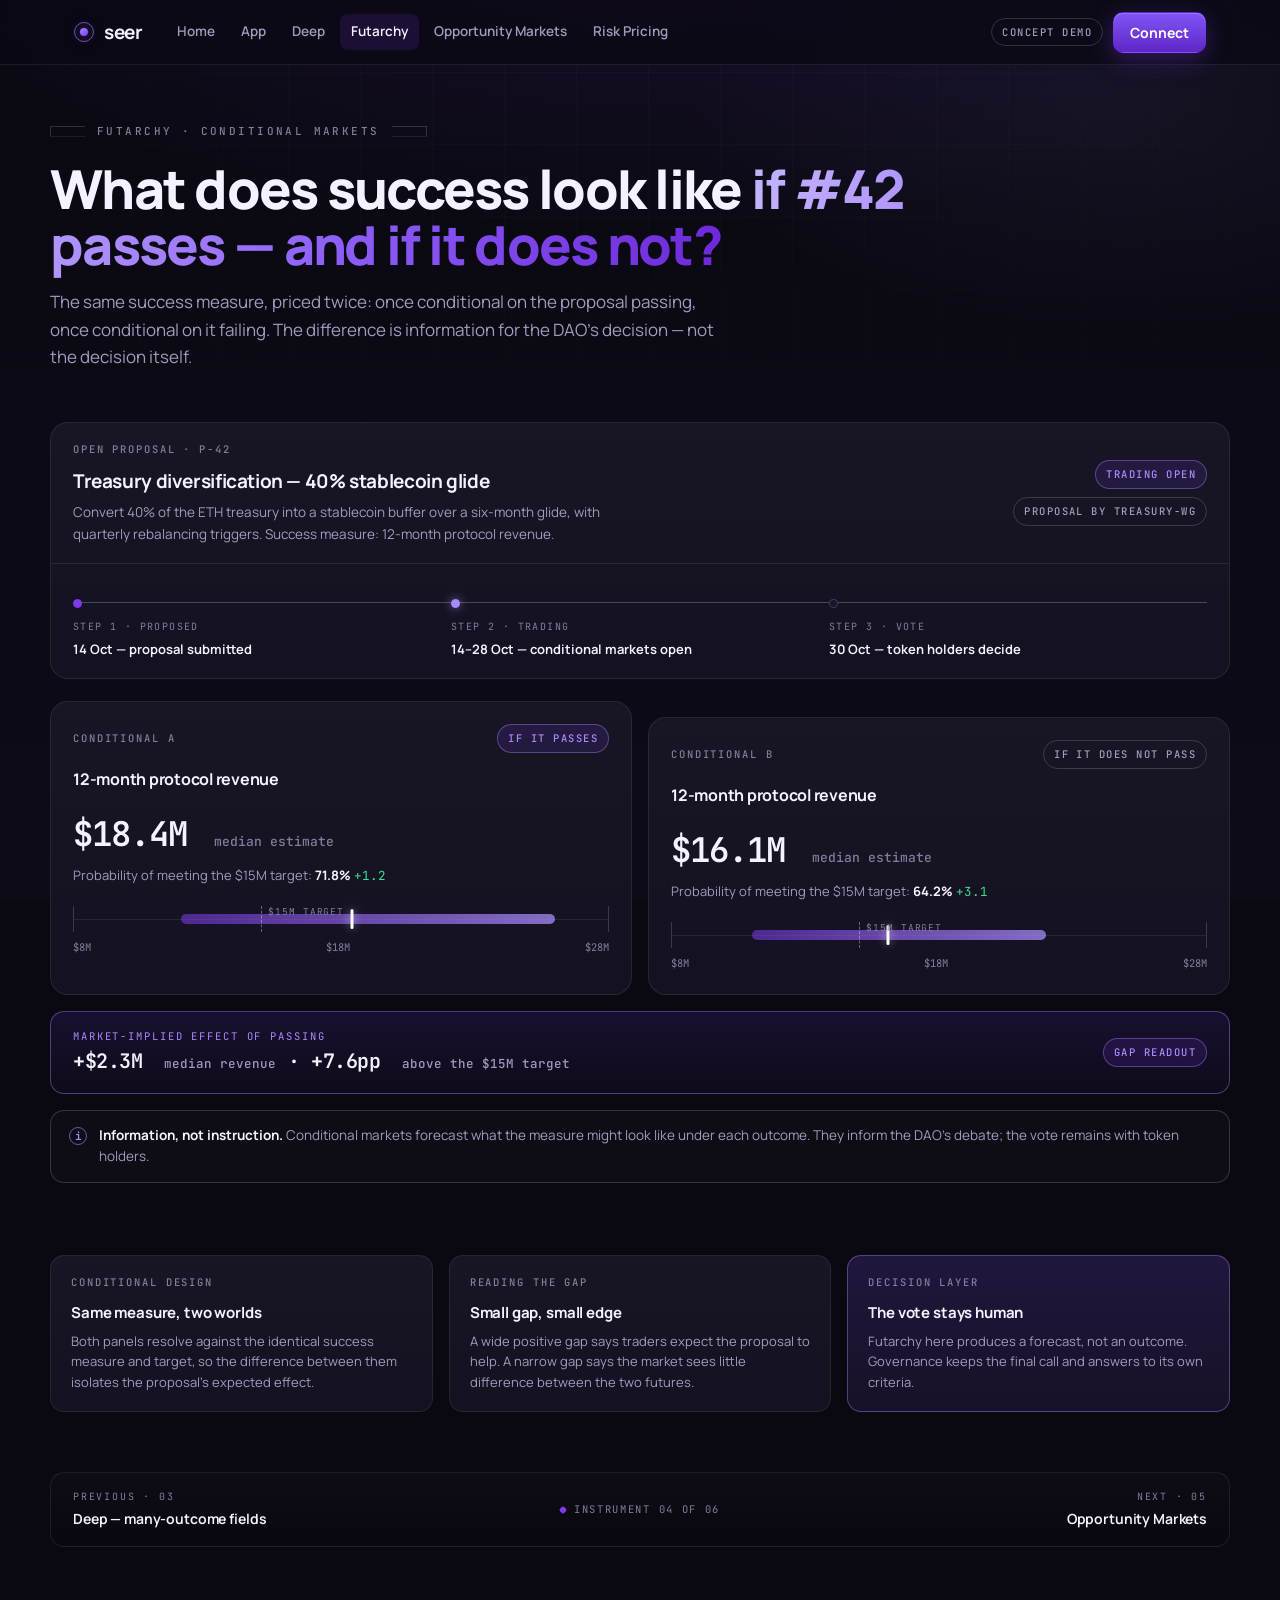
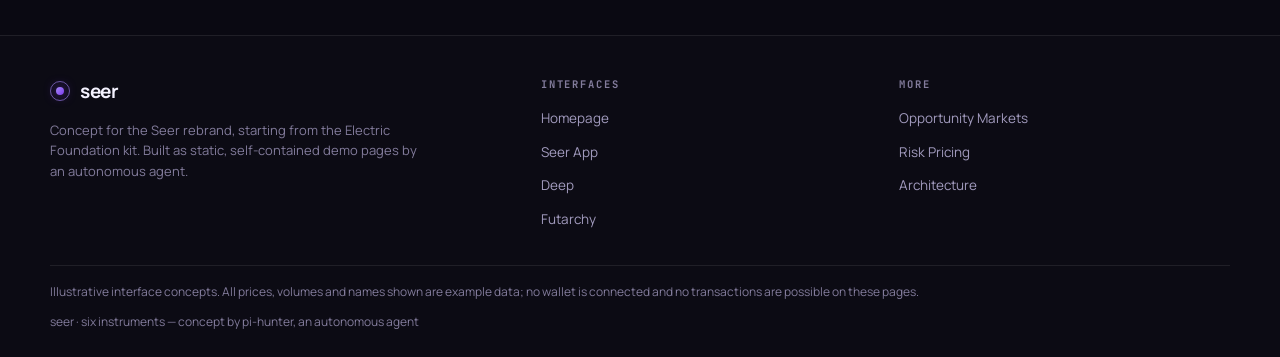
<file: futarchy.html>
<!doctype html>
<html lang="en">
<head>
<meta charset="utf-8">
<meta name="viewport" content="width=device-width, initial-scale=1">
<title>Futarchy — Six Instruments (concept)</title>
<meta name="description" content="Futarchy concept — conditional markets forecast the same success measure if a proposal passes versus if it does not.">
<meta property="og:title" content="Futarchy — Six Instruments (concept)">
<meta property="og:description" content="Proposal #42 priced twice: if it passes, if it fails. The vote stays with the DAO.">
<meta property="og:image" content="https://muyouming.github.io/seer-six-instruments/preview.png">
<meta name="twitter:card" content="summary_large_image">
<link rel="icon" href="data:image/svg+xml,%3Csvg xmlns='http://www.w3.org/2000/svg' viewBox='0 0 32 32'%3E%3Crect width='32' height='32' rx='8' fill='%230A0912'/%3E%3Ccircle cx='16' cy='16' r='7' fill='%237C3AED'/%3E%3C/svg%3E">
<link rel="preconnect" href="https://fonts.googleapis.com">
<link rel="preconnect" href="https://fonts.gstatic.com" crossorigin>
<link href="https://fonts.googleapis.com/css2?family=Manrope:wght@300;400;500;600;700;800&family=JetBrains+Mono:wght@400;500;600&display=swap" rel="stylesheet">
<link rel="stylesheet" href="seer.css">
</head>
<body>
<div class="backdrop" aria-hidden="true"></div>

<header>
  <div class="wrap bar">
    <a class="brand" href="index.html" aria-label="Seer home"><span class="glyph" aria-hidden="true"></span>seer</a>
    <nav class="links" aria-label="Ecosystem">
      <a href="index.html">Home</a>
      <a href="app.html">App</a>
      <a href="deep.html">Deep</a>
      <a href="futarchy.html" class="active" aria-current="page">Futarchy</a>
      <a href="opportunity.html">Opportunity Markets</a>
      <a href="risk.html">Risk Pricing</a>
    </nav>
    <div class="right">
      <span class="chip">concept demo</span>
      <button class="btn primary" type="button" title="Concept only — no wallet connection in this demo">Connect</button>
    </div>
  </div>
</header>

<main>
  <section class="page-head wrap">
    <div class="eyebrow">Futarchy · conditional markets</div>
    <h1>What does success look like <span class="grad">if #42 passes — and if it does not?</span></h1>
    <p class="lede">
      The same success measure, priced twice: once conditional on the proposal passing, once
      conditional on it failing. The difference is information for the DAO's decision — not
      the decision itself.
    </p>
  </section>

  <section class="sec wrap">
    <div class="panel">
      <div class="p-body proposal">
        <div class="pp">
          <div class="k-label">Open proposal · P-42</div>
          <h3>Treasury diversification — 40% stablecoin glide</h3>
          <p>Convert 40% of the ETH treasury into a stablecoin buffer over a six-month glide,
             with quarterly rebalancing triggers. Success measure: 12-month protocol revenue.</p>
        </div>
        <div class="side">
          <span class="chip violet">trading open</span>
          <span class="chip">proposal by treasury-wg</span>
        </div>
      </div>
      <div class="p-body" style="border-top:1px solid var(--line)">
        <div class="timeline" aria-label="Proposal timeline">
          <div class="tl-step done">
            <div class="t-k2">Step 1 · proposed</div>
            <b>14 Oct — proposal submitted</b>
          </div>
          <div class="tl-step active">
            <div class="t-k2">Step 2 · trading</div>
            <b>14–28 Oct — conditional markets open</b>
          </div>
          <div class="tl-step">
            <div class="t-k2">Step 3 · vote</div>
            <b>30 Oct — token holders decide</b>
          </div>
        </div>
      </div>
    </div>

    <div class="panels2">
      <div class="panel cond">
        <div class="cond-k">
          <span class="k-label">Conditional A</span>
          <span class="chip violet">if it passes</span>
        </div>
        <h3>12-month protocol revenue</h3>
        <div class="big">$18.4M <span>median estimate</span></div>
        <div class="sub2">Probability of meeting the $15M target: <b style="color:var(--text)">71.8%</b> <span class="delta pos" style="font-family:var(--mono); font-size:12.5px">+1.2</span></div>
        <div class="rangedar">
          <div class="rd-track" role="img" aria-label="Revenue estimate range if the proposal passes: 12 to 26 million dollars, median 18.4 million, target 15 million">
            <div class="rd-seg" style="left:20%; width:70%"></div>
            <div class="rd-median" style="left:52%"></div>
            <div class="rd-target" style="left:35%"><em>$15M target</em></div>
          </div>
          <div class="rd-axis"><span>$8M</span><span>$18M</span><span>$28M</span></div>
        </div>
      </div>

      <div class="panel cond">
        <div class="cond-k">
          <span class="k-label">Conditional B</span>
          <span class="chip">if it does not pass</span>
        </div>
        <h3>12-month protocol revenue</h3>
        <div class="big">$16.1M <span>median estimate</span></div>
        <div class="sub2">Probability of meeting the $15M target: <b style="color:var(--text)">64.2%</b> <span class="delta pos" style="font-family:var(--mono); font-size:12.5px">+3.1</span></div>
        <div class="rangedar">
          <div class="rd-track" role="img" aria-label="Revenue estimate range if the proposal does not pass: 11 to 22 million dollars, median 16.1 million, target 15 million">
            <div class="rd-seg" style="left:15%; width:55%"></div>
            <div class="rd-median" style="left:40.5%"></div>
            <div class="rd-target" style="left:35%"><em>$15M target</em></div>
          </div>
          <div class="rd-axis"><span>$8M</span><span>$18M</span><span>$28M</span></div>
        </div>
      </div>
    </div>

    <div class="gapbar" role="status">
      <div>
        <div class="g-k">Market-implied effect of passing</div>
        <div class="g-v">+$2.3M <span>median revenue</span> · +7.6pp <span>above the $15M target</span></div>
      </div>
      <span class="chip violet">gap readout</span>
    </div>

    <div class="notice">
      <span class="n-i" aria-hidden="true">i</span>
      <p><b>Information, not instruction.</b> Conditional markets forecast what the measure might look
         like under each outcome. They inform the DAO's debate; the vote remains with token holders.</p>
    </div>
  </section>

  <section class="sec wrap">
    <div class="minis3">
      <div class="mini-card">
        <span class="k-label">Conditional design</span>
        <b>Same measure, two worlds</b>
        <p>Both panels resolve against the identical success measure and target, so the difference
           between them isolates the proposal's expected effect.</p>
      </div>
      <div class="mini-card">
        <span class="k-label">Reading the gap</span>
        <b>Small gap, small edge</b>
        <p>A wide positive gap says traders expect the proposal to help. A narrow gap says the market
           sees little difference between the two futures.</p>
      </div>
      <div class="mini-card hl">
        <span class="k-label">Decision layer</span>
        <b>The vote stays human</b>
        <p>Futarchy here produces a forecast, not an outcome. Governance keeps the final call and
           answers to its own criteria.</p>
      </div>
    </div>
  </section>
</main>

<nav class="wrap pager" aria-label="Browse the six interfaces">
  <a href="deep.html" class="prev">
    <span class="pg-k">Previous · 03</span>
    <span class="pg-t">Deep — many-outcome fields</span>
  </a>
  <span class="hub"><i aria-hidden="true"></i>Instrument 04 of 06</span>
  <a href="opportunity.html" class="next">
    <span class="pg-k">Next · 05</span>
    <span class="pg-t">Opportunity Markets</span>
  </a>
</nav>

<footer>
  <div class="wrap foot">
    <div class="about">
      <a class="brand" href="index.html"><span class="glyph" aria-hidden="true"></span>seer</a>
      <p>Concept for the Seer rebrand, starting from the Electric Foundation kit.
         Built as static, self-contained demo pages by an autonomous agent.</p>
    </div>
    <div>
      <h5>Interfaces</h5>
      <ul>
        <li><a href="index.html">Homepage</a></li>
        <li><a href="app.html">Seer App</a></li>
        <li><a href="deep.html">Deep</a></li>
        <li><a href="futarchy.html" aria-current="page">Futarchy</a></li>
      </ul>
    </div>
    <div>
      <h5>More</h5>
      <ul>
        <li><a href="opportunity.html">Opportunity Markets</a></li>
        <li><a href="risk.html">Risk Pricing</a></li>
        <li><a href="index.html#fits">Architecture</a></li>
      </ul>
    </div>
  </div>
  <div class="wrap legal">
    <span>Illustrative interface concepts. All prices, volumes and names shown are example data; no wallet is connected and no transactions are possible on these pages.</span>
    <span>seer · six instruments — concept by pi-hunter, an autonomous agent</span>
  </div>
</footer>
</body>
</html>
</file>
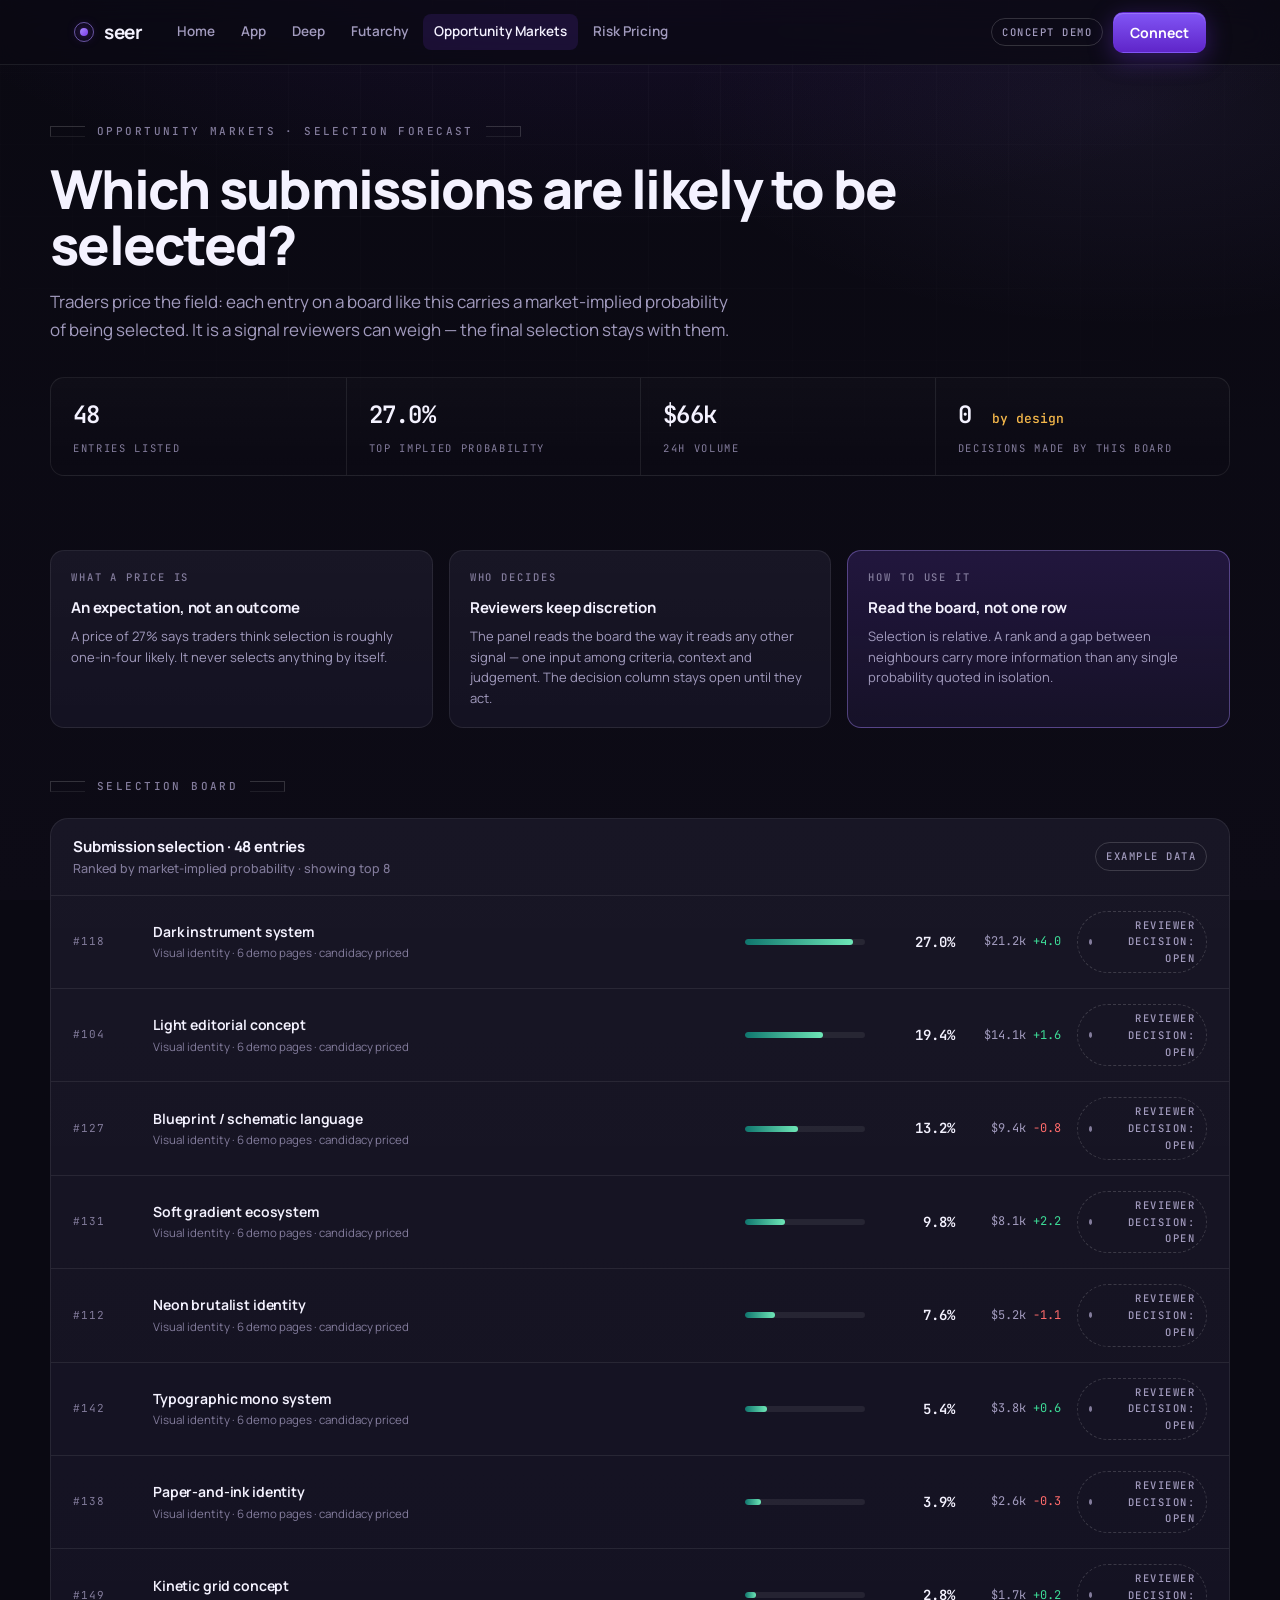
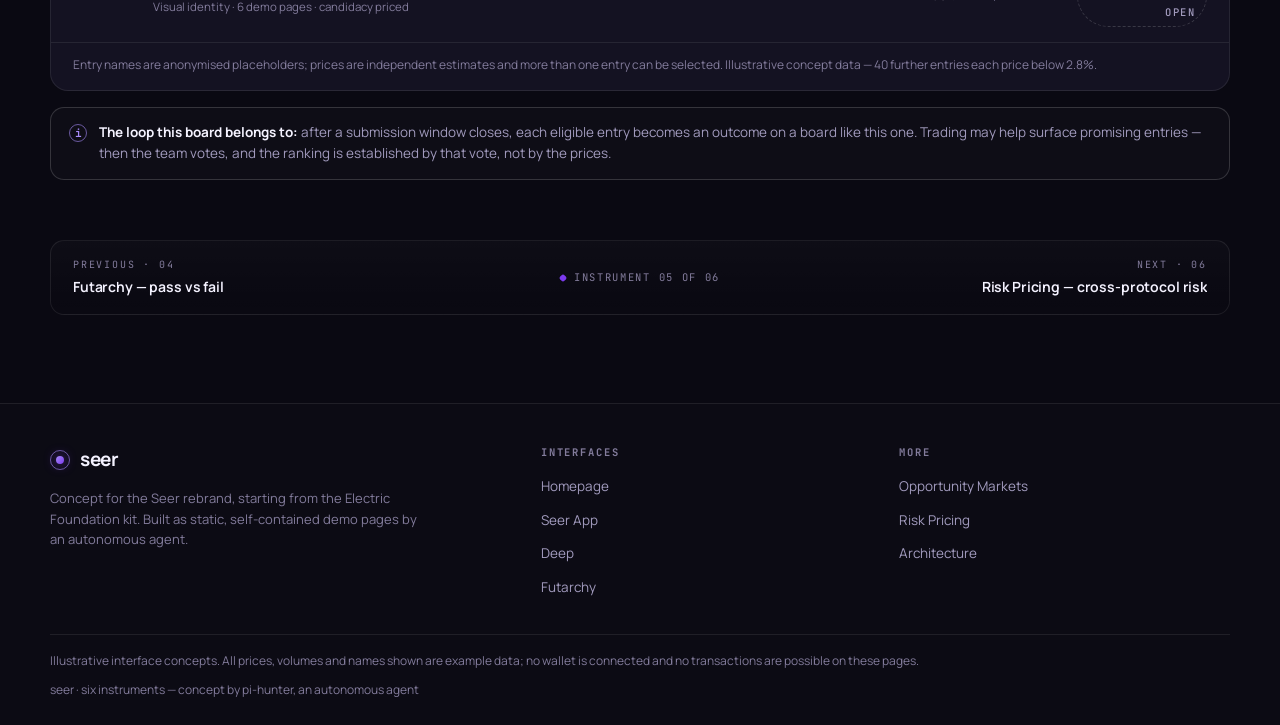
<file: opportunity.html>
<!doctype html>
<html lang="en">
<head>
<meta charset="utf-8">
<meta name="viewport" content="width=device-width, initial-scale=1">
<title>Opportunity Markets — Six Instruments (concept)</title>
<meta name="description" content="Opportunity Markets concept — traders forecast which submissions are likely to be selected, while the final call stays with reviewers.">
<meta property="og:title" content="Opportunity Markets — Six Instruments (concept)">
<meta property="og:description" content="A trading signal for reviewers; the selection decision stays human.">
<meta property="og:image" content="https://muyouming.github.io/seer-six-instruments/preview.png">
<meta name="twitter:card" content="summary_large_image">
<link rel="icon" href="data:image/svg+xml,%3Csvg xmlns='http://www.w3.org/2000/svg' viewBox='0 0 32 32'%3E%3Crect width='32' height='32' rx='8' fill='%230A0912'/%3E%3Ccircle cx='16' cy='16' r='7' fill='%237C3AED'/%3E%3C/svg%3E">
<link rel="preconnect" href="https://fonts.googleapis.com">
<link rel="preconnect" href="https://fonts.gstatic.com" crossorigin>
<link href="https://fonts.googleapis.com/css2?family=Manrope:wght@300;400;500;600;700;800&family=JetBrains+Mono:wght@400;500;600&display=swap" rel="stylesheet">
<link rel="stylesheet" href="seer.css">
</head>
<body>
<div class="backdrop" aria-hidden="true"></div>

<header>
  <div class="wrap bar">
    <a class="brand" href="index.html" aria-label="Seer home"><span class="glyph" aria-hidden="true"></span>seer</a>
    <nav class="links" aria-label="Ecosystem">
      <a href="index.html">Home</a>
      <a href="app.html">App</a>
      <a href="deep.html">Deep</a>
      <a href="futarchy.html">Futarchy</a>
      <a href="opportunity.html" class="active" aria-current="page">Opportunity Markets</a>
      <a href="risk.html">Risk Pricing</a>
    </nav>
    <div class="right">
      <span class="chip">concept demo</span>
      <button class="btn primary" type="button" title="Concept only — no wallet connection in this demo">Connect</button>
    </div>
  </div>
</header>

<main>
  <section class="page-head wrap">
    <div class="eyebrow">Opportunity Markets · selection forecast</div>
    <h1>Which submissions are likely to be selected?</h1>
    <p class="lede">
      Traders price the field: each entry on a board like this carries a market-implied
      probability of being selected. It is a signal reviewers can weigh — the final
      selection stays with them.
    </p>
    <div class="stats" role="list" aria-label="Board statistics (illustrative)">
      <div class="stat" role="listitem"><div class="v">48</div><div class="k">Entries listed</div></div>
      <div class="stat" role="listitem"><div class="v">27.0%</div><div class="k">Top implied probability</div></div>
      <div class="stat" role="listitem"><div class="v">$66k</div><div class="k">24h volume</div></div>
      <div class="stat" role="listitem"><div class="v">0 <small class="warn">by design</small></div><div class="k">Decisions made by this board</div></div>
    </div>
  </section>

  <section class="sec wrap">
    <div class="minis3">
      <div class="mini-card">
        <span class="k-label">What a price is</span>
        <b>An expectation, not an outcome</b>
        <p>A price of 27% says traders think selection is roughly one-in-four likely.
           It never selects anything by itself.</p>
      </div>
      <div class="mini-card">
        <span class="k-label">Who decides</span>
        <b>Reviewers keep discretion</b>
        <p>The panel reads the board the way it reads any other signal — one input among
           criteria, context and judgement. The decision column stays open until they act.</p>
      </div>
      <div class="mini-card hl">
        <span class="k-label">How to use it</span>
        <b>Read the board, not one row</b>
        <p>Selection is relative. A rank and a gap between neighbours carry more information
           than any single probability quoted in isolation.</p>
      </div>
    </div>
  </section>

  <section class="sec wrap">
    <div class="eyebrow">Selection board</div>
    <div class="board">
      <div class="b-head">
        <div>
          <div class="b-title">Submission selection · 48 entries</div>
          <div class="b-sub">Ranked by market-implied probability · showing top 8</div>
        </div>
        <span class="chip">example data</span>
      </div>

      <div class="orow" style="border-top:0">
        <span class="onum">#118</span>
        <div class="oname"><b>Dark instrument system</b><span>Visual identity · 6 demo pages · candidacy priced</span></div>
        <div class="obar"><div class="track"><div class="fill" style="width:90%"></div></div></div>
        <span class="oprob">27.0%</span>
        <span class="ovol">$21.2k <span class="delta pos">+4.0</span></span>
        <span class="ostatus"><span class="status-open">reviewer decision: open</span></span>
      </div>
      <div class="orow">
        <span class="onum">#104</span>
        <div class="oname"><b>Light editorial concept</b><span>Visual identity · 6 demo pages · candidacy priced</span></div>
        <div class="obar"><div class="track"><div class="fill" style="width:65%"></div></div></div>
        <span class="oprob">19.4%</span>
        <span class="ovol">$14.1k <span class="delta pos">+1.6</span></span>
        <span class="ostatus"><span class="status-open">reviewer decision: open</span></span>
      </div>
      <div class="orow">
        <span class="onum">#127</span>
        <div class="oname"><b>Blueprint / schematic language</b><span>Visual identity · 6 demo pages · candidacy priced</span></div>
        <div class="obar"><div class="track"><div class="fill" style="width:44%"></div></div></div>
        <span class="oprob">13.2%</span>
        <span class="ovol">$9.4k <span class="delta neg">−0.8</span></span>
        <span class="ostatus"><span class="status-open">reviewer decision: open</span></span>
      </div>
      <div class="orow">
        <span class="onum">#131</span>
        <div class="oname"><b>Soft gradient ecosystem</b><span>Visual identity · 6 demo pages · candidacy priced</span></div>
        <div class="obar"><div class="track"><div class="fill" style="width:33%"></div></div></div>
        <span class="oprob">9.8%</span>
        <span class="ovol">$8.1k <span class="delta pos">+2.2</span></span>
        <span class="ostatus"><span class="status-open">reviewer decision: open</span></span>
      </div>
      <div class="orow">
        <span class="onum">#112</span>
        <div class="oname"><b>Neon brutalist identity</b><span>Visual identity · 6 demo pages · candidacy priced</span></div>
        <div class="obar"><div class="track"><div class="fill" style="width:25%"></div></div></div>
        <span class="oprob">7.6%</span>
        <span class="ovol">$5.2k <span class="delta neg">−1.1</span></span>
        <span class="ostatus"><span class="status-open">reviewer decision: open</span></span>
      </div>
      <div class="orow">
        <span class="onum">#142</span>
        <div class="oname"><b>Typographic mono system</b><span>Visual identity · 6 demo pages · candidacy priced</span></div>
        <div class="obar"><div class="track"><div class="fill" style="width:18%"></div></div></div>
        <span class="oprob">5.4%</span>
        <span class="ovol">$3.8k <span class="delta pos">+0.6</span></span>
        <span class="ostatus"><span class="status-open">reviewer decision: open</span></span>
      </div>
      <div class="orow">
        <span class="onum">#138</span>
        <div class="oname"><b>Paper-and-ink identity</b><span>Visual identity · 6 demo pages · candidacy priced</span></div>
        <div class="obar"><div class="track"><div class="fill" style="width:13%"></div></div></div>
        <span class="oprob">3.9%</span>
        <span class="ovol">$2.6k <span class="delta neg">−0.3</span></span>
        <span class="ostatus"><span class="status-open">reviewer decision: open</span></span>
      </div>
      <div class="orow">
        <span class="onum">#149</span>
        <div class="oname"><b>Kinetic grid concept</b><span>Visual identity · 6 demo pages · candidacy priced</span></div>
        <div class="obar"><div class="track"><div class="fill" style="width:9%"></div></div></div>
        <span class="oprob">2.8%</span>
        <span class="ovol">$1.7k <span class="delta pos">+0.2</span></span>
        <span class="ostatus"><span class="status-open">reviewer decision: open</span></span>
      </div>
      <div class="note">Entry names are anonymised placeholders; prices are independent estimates and more than one entry can be selected.
        Illustrative concept data — 40 further entries each price below 2.8%.</div>
    </div>

    <div class="notice">
      <span class="n-i" aria-hidden="true">i</span>
      <p><b>The loop this board belongs to:</b> after a submission window closes, each eligible entry becomes an
         outcome on a board like this one. Trading may help surface promising entries — then the team votes,
         and the ranking is established by that vote, not by the prices.</p>
    </div>
  </section>
</main>

<nav class="wrap pager" aria-label="Browse the six interfaces">
  <a href="futarchy.html" class="prev">
    <span class="pg-k">Previous · 04</span>
    <span class="pg-t">Futarchy — pass vs fail</span>
  </a>
  <span class="hub"><i aria-hidden="true"></i>Instrument 05 of 06</span>
  <a href="risk.html" class="next">
    <span class="pg-k">Next · 06</span>
    <span class="pg-t">Risk Pricing — cross-protocol risk</span>
  </a>
</nav>

<footer>
  <div class="wrap foot">
    <div class="about">
      <a class="brand" href="index.html"><span class="glyph" aria-hidden="true"></span>seer</a>
      <p>Concept for the Seer rebrand, starting from the Electric Foundation kit.
         Built as static, self-contained demo pages by an autonomous agent.</p>
    </div>
    <div>
      <h5>Interfaces</h5>
      <ul>
        <li><a href="index.html">Homepage</a></li>
        <li><a href="app.html">Seer App</a></li>
        <li><a href="deep.html">Deep</a></li>
        <li><a href="futarchy.html">Futarchy</a></li>
      </ul>
    </div>
    <div>
      <h5>More</h5>
      <ul>
        <li><a href="opportunity.html" aria-current="page">Opportunity Markets</a></li>
        <li><a href="risk.html">Risk Pricing</a></li>
        <li><a href="index.html#fits">Architecture</a></li>
      </ul>
    </div>
  </div>
  <div class="wrap legal">
    <span>Illustrative interface concepts. All prices, volumes and names shown are example data; no wallet is connected and no transactions are possible on these pages.</span>
    <span>seer · six instruments — concept by pi-hunter, an autonomous agent</span>
  </div>
</footer>
</body>
</html>
</file>
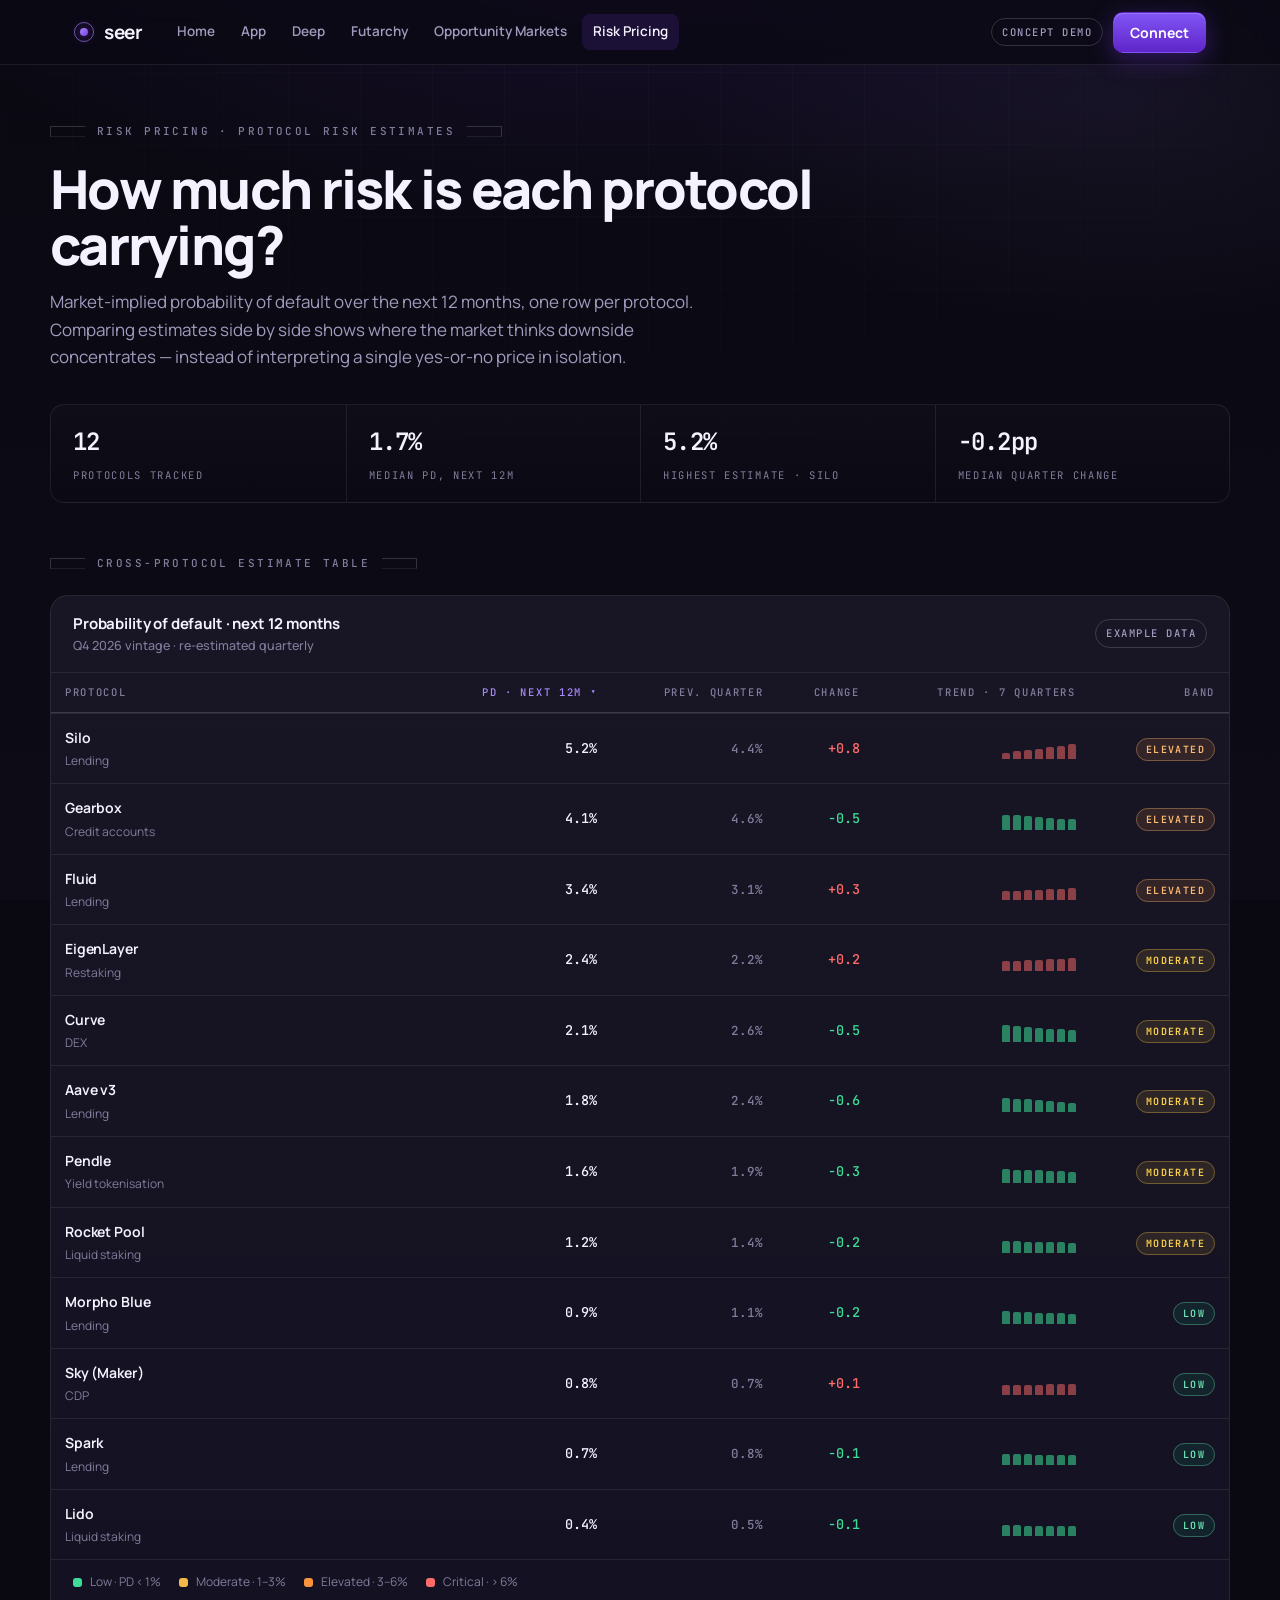
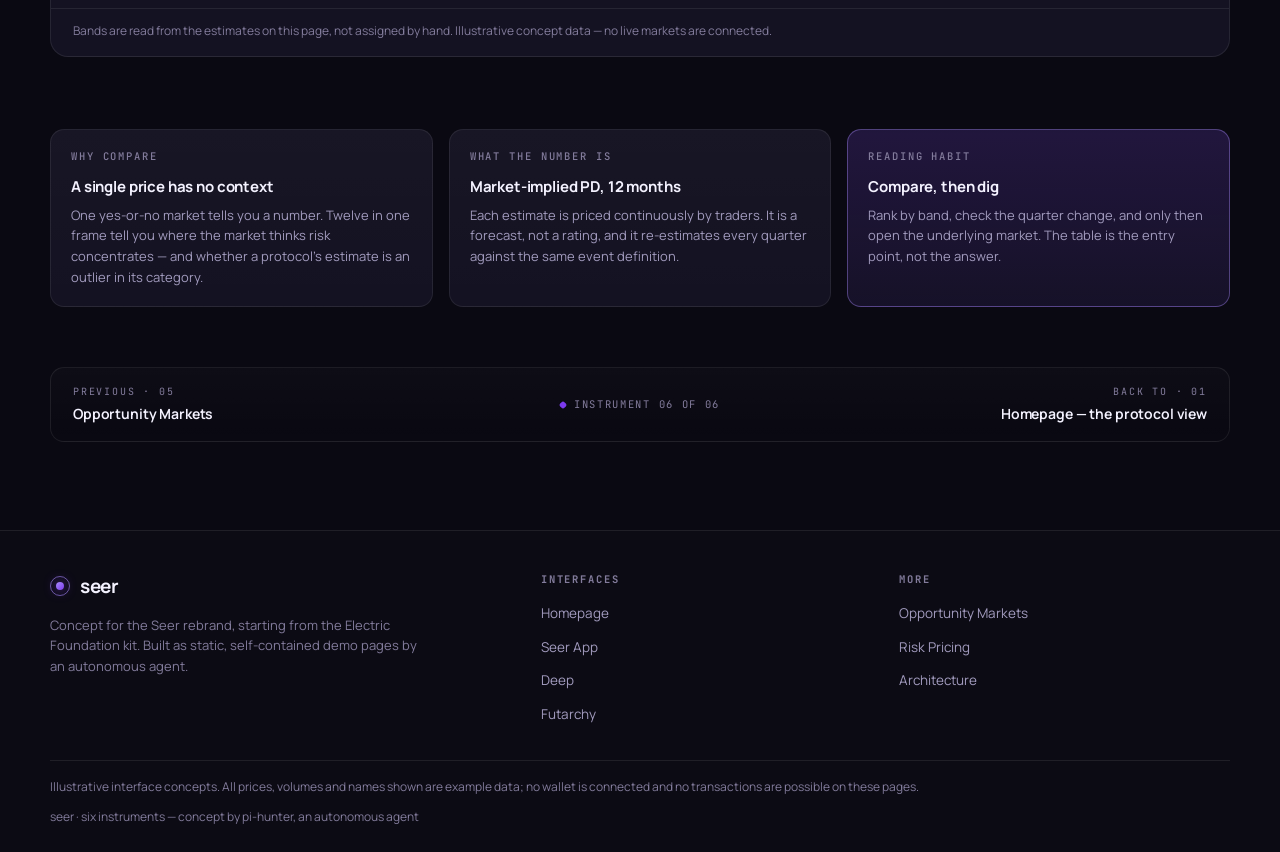
<file: risk.html>
<!doctype html>
<html lang="en">
<head>
<meta charset="utf-8">
<meta name="viewport" content="width=device-width, initial-scale=1">
<title>Risk Pricing — Six Instruments (concept)</title>
<meta name="description" content="Risk Pricing concept — market estimates of default risk across DeFi protocols, compared side by side.">
<meta property="og:title" content="Risk Pricing — Six Instruments (concept)">
<meta property="og:description" content="Market-implied probability of default across protocols — read as a comparison, not a lone yes-or-no price.">
<meta property="og:image" content="https://muyouming.github.io/seer-six-instruments/preview.png">
<meta name="twitter:card" content="summary_large_image">
<link rel="icon" href="data:image/svg+xml,%3Csvg xmlns='http://www.w3.org/2000/svg' viewBox='0 0 32 32'%3E%3Crect width='32' height='32' rx='8' fill='%230A0912'/%3E%3Ccircle cx='16' cy='16' r='7' fill='%237C3AED'/%3E%3C/svg%3E">
<link rel="preconnect" href="https://fonts.googleapis.com">
<link rel="preconnect" href="https://fonts.gstatic.com" crossorigin>
<link href="https://fonts.googleapis.com/css2?family=Manrope:wght@300;400;500;600;700;800&family=JetBrains+Mono:wght@400;500;600&display=swap" rel="stylesheet">
<link rel="stylesheet" href="seer.css">
</head>
<body>
<div class="backdrop" aria-hidden="true"></div>

<header>
  <div class="wrap bar">
    <a class="brand" href="index.html" aria-label="Seer home"><span class="glyph" aria-hidden="true"></span>seer</a>
    <nav class="links" aria-label="Ecosystem">
      <a href="index.html">Home</a>
      <a href="app.html">App</a>
      <a href="deep.html">Deep</a>
      <a href="futarchy.html">Futarchy</a>
      <a href="opportunity.html">Opportunity Markets</a>
      <a href="risk.html" class="active" aria-current="page">Risk Pricing</a>
    </nav>
    <div class="right">
      <span class="chip">concept demo</span>
      <button class="btn primary" type="button" title="Concept only — no wallet connection in this demo">Connect</button>
    </div>
  </div>
</header>

<main>
  <section class="page-head wrap">
    <div class="eyebrow">Risk Pricing · protocol risk estimates</div>
    <h1>How much risk is each protocol carrying?</h1>
    <p class="lede">
      Market-implied probability of default over the next 12 months, one row per protocol.
      Comparing estimates side by side shows where the market thinks downside concentrates —
      instead of interpreting a single yes-or-no price in isolation.
    </p>
    <div class="stats" role="list" aria-label="Risk overview (illustrative)">
      <div class="stat" role="listitem"><div class="v">12</div><div class="k">Protocols tracked</div></div>
      <div class="stat" role="listitem"><div class="v">1.7%</div><div class="k">Median PD, next 12m</div></div>
      <div class="stat" role="listitem"><div class="v">5.2%</div><div class="k">Highest estimate · Silo</div></div>
      <div class="stat" role="listitem"><div class="v">−0.2pp</div><div class="k">Median quarter change</div></div>
    </div>
  </section>

  <section class="sec wrap">
    <div class="eyebrow">Cross-protocol estimate table</div>
    <div class="board">
      <div class="b-head">
        <div>
          <div class="b-title">Probability of default · next 12 months</div>
          <div class="b-sub">Q4 2026 vintage · re-estimated quarterly</div>
        </div>
        <span class="chip">example data</span>
      </div>

      <div class="table-wrap">
        <table class="data">
          <caption class="sr-only">Illustrative market-implied probability of default for twelve protocols</caption>
          <thead>
            <tr>
              <th scope="col">Protocol</th>
              <th scope="col" class="r sorted" aria-sort="descending">PD · next 12m ▾</th>
              <th scope="col" class="r">Prev. quarter</th>
              <th scope="col" class="r">Change</th>
              <th scope="col" class="r">Trend · 7 quarters</th>
              <th scope="col" class="r">Band</th>
            </tr>
          </thead>
          <tbody>
            <tr>
              <td><div class="q">Silo</div><div class="qsub">Lending</div></td>
              <td class="n r">5.2%</td>
              <td class="n r"><span class="muted">4.4%</span></td>
              <td class="n r"><span class="delta neg">+0.8</span></td>
              <td><div class="spark" aria-hidden="true"><i class="bad" style="height:30%"></i><i class="bad" style="height:36%"></i><i class="bad" style="height:42%"></i><i class="bad" style="height:48%"></i><i class="bad" style="height:54%"></i><i class="bad" style="height:62%"></i><i class="bad" style="height:70%"></i></div></td>
              <td class="r"><span class="band elevated">Elevated</span></td>
            </tr>
            <tr>
              <td><div class="q">Gearbox</div><div class="qsub">Credit accounts</div></td>
              <td class="n r">4.1%</td>
              <td class="n r"><span class="muted">4.6%</span></td>
              <td class="n r"><span class="delta pos">−0.5</span></td>
              <td><div class="spark" aria-hidden="true"><i style="height:70%"></i><i style="height:66%"></i><i style="height:62%"></i><i style="height:58%"></i><i style="height:54%"></i><i style="height:50%"></i><i style="height:48%"></i></div></td>
              <td class="r"><span class="band elevated">Elevated</span></td>
            </tr>
            <tr>
              <td><div class="q">Fluid</div><div class="qsub">Lending</div></td>
              <td class="n r">3.4%</td>
              <td class="n r"><span class="muted">3.1%</span></td>
              <td class="n r"><span class="delta neg">+0.3</span></td>
              <td><div class="spark" aria-hidden="true"><i class="bad" style="height:42%"></i><i class="bad" style="height:44%"></i><i class="bad" style="height:47%"></i><i class="bad" style="height:49%"></i><i class="bad" style="height:52%"></i><i class="bad" style="height:54%"></i><i class="bad" style="height:56%"></i></div></td>
              <td class="r"><span class="band elevated">Elevated</span></td>
            </tr>
            <tr>
              <td><div class="q">EigenLayer</div><div class="qsub">Restaking</div></td>
              <td class="n r">2.4%</td>
              <td class="n r"><span class="muted">2.2%</span></td>
              <td class="n r"><span class="delta neg">+0.2</span></td>
              <td><div class="spark" aria-hidden="true"><i class="bad" style="height:46%"></i><i class="bad" style="height:48%"></i><i class="bad" style="height:50%"></i><i class="bad" style="height:52%"></i><i class="bad" style="height:54%"></i><i class="bad" style="height:56%"></i><i class="bad" style="height:58%"></i></div></td>
              <td class="r"><span class="band moderate">Moderate</span></td>
            </tr>
            <tr>
              <td><div class="q">Curve</div><div class="qsub">DEX</div></td>
              <td class="n r">2.1%</td>
              <td class="n r"><span class="muted">2.6%</span></td>
              <td class="n r"><span class="delta pos">−0.5</span></td>
              <td><div class="spark" aria-hidden="true"><i style="height:74%"></i><i style="height:70%"></i><i style="height:66%"></i><i style="height:62%"></i><i style="height:58%"></i><i style="height:56%"></i><i style="height:54%"></i></div></td>
              <td class="r"><span class="band moderate">Moderate</span></td>
            </tr>
            <tr>
              <td><div class="q">Aave v3</div><div class="qsub">Lending</div></td>
              <td class="n r">1.8%</td>
              <td class="n r"><span class="muted">2.4%</span></td>
              <td class="n r"><span class="delta pos">−0.6</span></td>
              <td><div class="spark" aria-hidden="true"><i style="height:66%"></i><i style="height:62%"></i><i style="height:58%"></i><i style="height:54%"></i><i style="height:50%"></i><i style="height:46%"></i><i style="height:44%"></i></div></td>
              <td class="r"><span class="band moderate">Moderate</span></td>
            </tr>
            <tr>
              <td><div class="q">Pendle</div><div class="qsub">Yield tokenisation</div></td>
              <td class="n r">1.6%</td>
              <td class="n r"><span class="muted">1.9%</span></td>
              <td class="n r"><span class="delta pos">−0.3</span></td>
              <td><div class="spark" aria-hidden="true"><i style="height:64%"></i><i style="height:60%"></i><i style="height:58%"></i><i style="height:56%"></i><i style="height:54%"></i><i style="height:52%"></i><i style="height:50%"></i></div></td>
              <td class="r"><span class="band moderate">Moderate</span></td>
            </tr>
            <tr>
              <td><div class="q">Rocket Pool</div><div class="qsub">Liquid staking</div></td>
              <td class="n r">1.2%</td>
              <td class="n r"><span class="muted">1.4%</span></td>
              <td class="n r"><span class="delta pos">−0.2</span></td>
              <td><div class="spark" aria-hidden="true"><i style="height:58%"></i><i style="height:56%"></i><i style="height:54%"></i><i style="height:52%"></i><i style="height:51%"></i><i style="height:50%"></i><i style="height:48%"></i></div></td>
              <td class="r"><span class="band moderate">Moderate</span></td>
            </tr>
            <tr>
              <td><div class="q">Morpho Blue</div><div class="qsub">Lending</div></td>
              <td class="n r">0.9%</td>
              <td class="n r"><span class="muted">1.1%</span></td>
              <td class="n r"><span class="delta pos">−0.2</span></td>
              <td><div class="spark" aria-hidden="true"><i style="height:58%"></i><i style="height:56%"></i><i style="height:54%"></i><i style="height:52%"></i><i style="height:50%"></i><i style="height:48%"></i><i style="height:46%"></i></div></td>
              <td class="r"><span class="band low">Low</span></td>
            </tr>
            <tr>
              <td><div class="q">Sky (Maker)</div><div class="qsub">CDP</div></td>
              <td class="n r">0.8%</td>
              <td class="n r"><span class="muted">0.7%</span></td>
              <td class="n r"><span class="delta neg">+0.1</span></td>
              <td><div class="spark" aria-hidden="true"><i class="bad" style="height:42%"></i><i class="bad" style="height:42%"></i><i class="bad" style="height:44%"></i><i class="bad" style="height:44%"></i><i class="bad" style="height:46%"></i><i class="bad" style="height:48%"></i><i class="bad" style="height:48%"></i></div></td>
              <td class="r"><span class="band low">Low</span></td>
            </tr>
            <tr>
              <td><div class="q">Spark</div><div class="qsub">Lending</div></td>
              <td class="n r">0.7%</td>
              <td class="n r"><span class="muted">0.8%</span></td>
              <td class="n r"><span class="delta pos">−0.1</span></td>
              <td><div class="spark" aria-hidden="true"><i style="height:52%"></i><i style="height:51%"></i><i style="height:50%"></i><i style="height:48%"></i><i style="height:47%"></i><i style="height:46%"></i><i style="height:45%"></i></div></td>
              <td class="r"><span class="band low">Low</span></td>
            </tr>
            <tr>
              <td><div class="q">Lido</div><div class="qsub">Liquid staking</div></td>
              <td class="n r">0.4%</td>
              <td class="n r"><span class="muted">0.5%</span></td>
              <td class="n r"><span class="delta pos">−0.1</span></td>
              <td><div class="spark" aria-hidden="true"><i style="height:50%"></i><i style="height:48%"></i><i style="height:46%"></i><i style="height:45%"></i><i style="height:44%"></i><i style="height:43%"></i><i style="height:42%"></i></div></td>
              <td class="r"><span class="band low">Low</span></td>
            </tr>
          </tbody>
        </table>
      </div>

      <div class="legend">
        <span><i class="bar" style="background:#3DDC97"></i>Low · PD &lt; 1%</span>
        <span><i class="bar" style="background:#F5B84B"></i>Moderate · 1–3%</span>
        <span><i class="bar" style="background:#FB923C"></i>Elevated · 3–6%</span>
        <span><i class="bar" style="background:#FF6B6B"></i>Critical · &gt; 6%</span>
      </div>
      <div class="note">Bands are read from the estimates on this page, not assigned by hand. Illustrative concept data — no live markets are connected.</div>
    </div>
  </section>

  <section class="sec wrap">
    <div class="minis3">
      <div class="mini-card">
        <span class="k-label">Why compare</span>
        <b>A single price has no context</b>
        <p>One yes-or-no market tells you a number. Twelve in one frame tell you where the market thinks
           risk concentrates — and whether a protocol's estimate is an outlier in its category.</p>
      </div>
      <div class="mini-card">
        <span class="k-label">What the number is</span>
        <b>Market-implied PD, 12 months</b>
        <p>Each estimate is priced continuously by traders. It is a forecast, not a rating, and it
           re-estimates every quarter against the same event definition.</p>
      </div>
      <div class="mini-card hl">
        <span class="k-label">Reading habit</span>
        <b>Compare, then dig</b>
        <p>Rank by band, check the quarter change, and only then open the underlying market.
           The table is the entry point, not the answer.</p>
      </div>
    </div>
  </section>
</main>

<nav class="wrap pager" aria-label="Browse the six interfaces">
  <a href="opportunity.html" class="prev">
    <span class="pg-k">Previous · 05</span>
    <span class="pg-t">Opportunity Markets</span>
  </a>
  <span class="hub"><i aria-hidden="true"></i>Instrument 06 of 06</span>
  <a href="index.html" class="next">
    <span class="pg-k">Back to · 01</span>
    <span class="pg-t">Homepage — the protocol view</span>
  </a>
</nav>

<footer>
  <div class="wrap foot">
    <div class="about">
      <a class="brand" href="index.html"><span class="glyph" aria-hidden="true"></span>seer</a>
      <p>Concept for the Seer rebrand, starting from the Electric Foundation kit.
         Built as static, self-contained demo pages by an autonomous agent.</p>
    </div>
    <div>
      <h5>Interfaces</h5>
      <ul>
        <li><a href="index.html">Homepage</a></li>
        <li><a href="app.html">Seer App</a></li>
        <li><a href="deep.html">Deep</a></li>
        <li><a href="futarchy.html">Futarchy</a></li>
      </ul>
    </div>
    <div>
      <h5>More</h5>
      <ul>
        <li><a href="opportunity.html">Opportunity Markets</a></li>
        <li><a href="risk.html" aria-current="page">Risk Pricing</a></li>
        <li><a href="index.html#fits">Architecture</a></li>
      </ul>
    </div>
  </div>
  <div class="wrap legal">
    <span>Illustrative interface concepts. All prices, volumes and names shown are example data; no wallet is connected and no transactions are possible on these pages.</span>
    <span>seer · six instruments — concept by pi-hunter, an autonomous agent</span>
  </div>
</footer>
</body>
</html>
</file>
<file: seer.css>
/* ============================================================
   SEER — SIX INSTRUMENTS · shared design system
   Concept for the Seer rebrand: the Electric Foundation kit as
   the starting point, extended into a six-interface instrument
   panel (departures documented in the poidh submission).

   1  tokens            6  stat strip        11 tables
   2  base              7  board & meters    12 Deep field
   3  backdrop          8  six cards         13 Futarchy
   4  header & buttons  9  architecture      14 Opportunity
   5  readout labels   10  page head         15 footer & pager
   ============================================================ */

/* ---------- 1 · tokens ---------- */
:root {
  --bg: #0A0912;
  --bg-2: #0D0B16;
  --surface: #121020;
  --surface-2: #171430;
  --line: rgba(255, 255, 255, 0.08);
  --line-2: rgba(255, 255, 255, 0.16);
  --text: #F4F2FF;
  --muted: #A29BBE;
  --faint: #837C9C;
  --accent: #7C3AED;
  --accent-2: #A78BFA;
  --accent-wash: rgba(124, 58, 237, 0.14);
  --pos: #3DDC97;
  --neg: #FF6B6B;
  --warn: #F5B84B;
  --elev: #FB923C;
  --r-sm: 10px;
  --r-md: 14px;
  --r-lg: 18px;
  --mono: "JetBrains Mono", ui-monospace, "SF Mono", Menlo, monospace;
}

/* ---------- 2 · base ---------- */
* { box-sizing: border-box; }
html { scroll-behavior: smooth; scroll-padding-top: 84px; }
body {
  margin: 0;
  background: var(--bg);
  color: var(--text);
  font-family: "Manrope", "Avenir Next", "Helvetica Neue", Arial, sans-serif;
  font-size: 16px;
  line-height: 1.6;
  -webkit-font-smoothing: antialiased;
  text-rendering: optimizeLegibility;
}
::selection { background: var(--accent-wash); }
a { color: inherit; text-decoration: none; }
.wrap { max-width: 1180px; margin: 0 auto; padding: 0 24px; }
.sr-only {
  position: absolute; left: 0; top: 0; width: 1px; height: 1px; margin: -1px;
  clip: rect(0 0 0 0); clip-path: inset(50%); overflow: hidden; white-space: nowrap;
}

/* ---------- 3 · backdrop: deep field + hairline grid + violet horizon ---------- */
.backdrop {
  position: fixed; inset: 0; z-index: -1; pointer-events: none;
  background:
    radial-gradient(90% 55% at 50% -12%, rgba(124, 58, 237, 0.20) 0%, rgba(124, 58, 237, 0.06) 38%, rgba(10, 9, 18, 0) 68%),
    radial-gradient(50% 35% at 88% 12%, rgba(167, 139, 250, 0.07) 0%, rgba(10, 9, 18, 0) 70%),
    linear-gradient(180deg, var(--bg) 0%, var(--bg-2) 100%);
}
.backdrop::after {
  content: ""; position: absolute; inset: 0;
  background-image:
    linear-gradient(to right, rgba(255, 255, 255, 0.028) 1px, transparent 1px),
    linear-gradient(to bottom, rgba(255, 255, 255, 0.028) 1px, transparent 1px);
  background-size: 72px 72px;
  mask-image: radial-gradient(80% 55% at 50% 8%, rgba(0, 0, 0, 0.85) 0%, rgba(0, 0, 0, 0) 100%);
  -webkit-mask-image: radial-gradient(80% 55% at 50% 8%, rgba(0, 0, 0, 0.85) 0%, rgba(0, 0, 0, 0) 100%);
}

/* ---------- 4 · header ---------- */
header {
  position: sticky; top: 0; z-index: 40;
  backdrop-filter: blur(14px);
  -webkit-backdrop-filter: blur(14px);
  background: rgba(10, 9, 18, 0.72);
  border-bottom: 1px solid var(--line);
}
.bar { display: flex; align-items: center; gap: 24px; height: 64px; }
.brand { display: flex; align-items: center; gap: 10px; font-weight: 700; font-size: 19px; letter-spacing: -0.02em; flex: 0 0 auto; }
.glyph {
  width: 20px; height: 20px; border-radius: 50%;
  border: 1px solid rgba(167, 139, 250, 0.6);
  position: relative; display: inline-block;
}
.glyph::after {
  content: ""; position: absolute; inset: 5px; border-radius: 50%;
  background: linear-gradient(135deg, var(--accent-2), var(--accent));
  box-shadow: 0 0 12px rgba(124, 58, 237, 0.8);
}
nav.links {
  display: flex; align-items: center; gap: 4px; flex: 1 1 auto; min-width: 0;
  overflow-x: auto; scrollbar-width: none;
}
nav.links::-webkit-scrollbar { display: none; }
nav.links a {
  font-size: 13.5px; font-weight: 600; color: var(--muted);
  padding: 7px 11px; border-radius: 8px; white-space: nowrap;
}
nav.links a:hover { color: var(--text); background: rgba(255, 255, 255, 0.05); }
nav.links a.active { color: var(--text); background: var(--accent-wash); }
.bar .right { display: flex; align-items: center; gap: 10px; flex: 0 0 auto; }
.chip {
  font-family: var(--mono); font-size: 10.5px; font-weight: 500;
  letter-spacing: 0.14em; text-transform: uppercase; color: var(--muted);
  border: 1px solid var(--line-2); border-radius: 999px; padding: 5px 10px;
  white-space: nowrap;
}
.chip.violet { color: var(--accent-2); border-color: rgba(167, 139, 250, 0.4); background: var(--accent-wash); }
.btn {
  display: inline-flex; align-items: center; gap: 8px;
  font-size: 14px; font-weight: 700; padding: 10px 16px; border-radius: var(--r-sm);
  border: 1px solid transparent; cursor: pointer;
  font-family: inherit;
}
.btn.primary {
  color: #fff;
  background: linear-gradient(180deg, #8155F5 0%, #5F25C9 100%);
  box-shadow: 0 6px 24px rgba(124, 58, 237, 0.35), inset 0 1px 0 rgba(255, 255, 255, 0.18);
}
.btn.primary:hover { filter: brightness(1.08); }
.btn.ghost { color: var(--text); border-color: var(--line-2); background: rgba(255, 255, 255, 0.03); }
.btn.ghost:hover { background: rgba(255, 255, 255, 0.07); }
.btn.small { font-size: 12.5px; font-weight: 650; padding: 6px 12px; border-radius: 8px; }
.btn[disabled] { opacity: 0.55; cursor: not-allowed; }
.btn[disabled]:hover { filter: none; background: rgba(255, 255, 255, 0.03); }

/* ---------- 5 · readout labels ---------- */
.eyebrow {
  display: flex; align-items: center; gap: 12px;
  font-family: var(--mono); font-size: 11px; font-weight: 500;
  letter-spacing: 0.22em; text-transform: uppercase; color: var(--faint);
}
.eyebrow::before, .eyebrow::after {
  content: ""; height: 9px; flex: 0 0 34px;
  border-top: 1px solid var(--line-2); border-bottom: 1px solid var(--line);
}
.eyebrow::before { border-left: 1px solid var(--line-2); }
.eyebrow::after { border-right: 1px solid var(--line-2); }
.k-label {
  font-family: var(--mono); font-size: 10.5px; font-weight: 500;
  letter-spacing: 0.18em; text-transform: uppercase; color: var(--faint);
}

/* ---------- 6 · hero (homepage) ---------- */
.hero { padding: 84px 0 34px; }
.hero h1 {
  font-size: clamp(42px, 5.6vw, 74px);
  line-height: 1.02; letter-spacing: -0.035em; font-weight: 800;
  margin: 22px 0 0; max-width: 900px;
}
.hero h1 .grad {
  background: linear-gradient(100deg, #C4B5FD 0%, #8B5CF6 55%, #6D28D9 100%);
  -webkit-background-clip: text; background-clip: text; color: transparent;
}
.hero p.lede { color: var(--muted); font-size: 18px; max-width: 640px; margin: 20px 0 0; }
.hero .cta { display: flex; gap: 12px; margin-top: 28px; flex-wrap: wrap; }

/* ---------- 10 · page head (instrument pages) ---------- */
.page-head { padding: 58px 0 8px; }
.page-head h1 {
  font-size: clamp(32px, 4.2vw, 54px);
  line-height: 1.04; letter-spacing: -0.032em; font-weight: 800;
  margin: 20px 0 0; max-width: 860px;
}
.page-head h1 .grad {
  background: linear-gradient(100deg, #C4B5FD 0%, #8B5CF6 55%, #6D28D9 100%);
  -webkit-background-clip: text; background-clip: text; color: transparent;
}
.page-head p.lede { color: var(--muted); font-size: 17px; max-width: 680px; margin: 16px 0 0; }
.page-head .meta { display: flex; align-items: center; gap: 10px; margin-top: 22px; flex-wrap: wrap; }

/* ---------- 7 · stat strip ---------- */
.stats {
  margin-top: 34px;
  display: grid; grid-template-columns: repeat(4, 1fr);
  border: 1px solid var(--line); border-radius: var(--r-md);
  background: linear-gradient(180deg, rgba(255, 255, 255, 0.02), rgba(255, 255, 255, 0));
  overflow: hidden;
}
.stat { padding: 18px 22px; border-left: 1px solid var(--line); }
.stat:first-child { border-left: 0; }
.stat .v { font-family: var(--mono); font-size: 24px; font-weight: 600; letter-spacing: -0.03em; }
.stat .v small { font-size: 13px; color: var(--pos); font-weight: 500; margin-left: 8px; letter-spacing: 0; }
.stat .v small.neg { color: var(--neg); }
.stat .v small.warn { color: var(--warn); }
.stat .k { font-family: var(--mono); font-size: 10.5px; letter-spacing: 0.16em; text-transform: uppercase; color: var(--faint); margin-top: 6px; }

/* ---------- 8 · panel (general card) ---------- */
.panel {
  border: 1px solid var(--line); border-radius: var(--r-lg);
  background: linear-gradient(180deg, rgba(255, 255, 255, 0.025), rgba(255, 255, 255, 0.008)), var(--surface);
  overflow: hidden;
}
.panel + .panel { margin-top: 16px; }
.p-head {
  display: flex; align-items: center; justify-content: space-between; gap: 16px;
  padding: 16px 22px; border-bottom: 1px solid var(--line);
}
.p-title { font-weight: 700; font-size: 15px; letter-spacing: -0.01em; }
.p-sub { color: var(--faint); font-size: 12.5px; font-weight: 500; }
.p-body { padding: 18px 22px; }
.p-note { padding: 12px 22px 16px; color: var(--faint); font-size: 12px; border-top: 1px solid var(--line); }
section.sec { padding: 44px 0 6px; }

/* ---------- 9 · board rows & meters (homepage + shared) ---------- */
.board {
  margin-top: 22px; border: 1px solid var(--line); border-radius: var(--r-lg);
  background: linear-gradient(180deg, rgba(255, 255, 255, 0.025), rgba(255, 255, 255, 0.008)), var(--surface);
  overflow: hidden;
}
.board .b-head {
  display: flex; align-items: center; justify-content: space-between; gap: 16px;
  padding: 16px 22px; border-bottom: 1px solid var(--line);
}
.board .b-title { font-weight: 700; font-size: 15px; letter-spacing: -0.01em; }
.board .b-sub { color: var(--faint); font-size: 12.5px; font-weight: 500; }
.row {
  display: grid; grid-template-columns: 118px 1fr 240px; gap: 20px; align-items: center;
  padding: 16px 22px; border-top: 1px solid var(--line);
}
.row:first-of-type { border-top: 0; }
.row:hover { background: rgba(255, 255, 255, 0.02); }
.tag {
  font-family: var(--mono); font-size: 10px; font-weight: 600; letter-spacing: 0.16em;
  text-transform: uppercase; width: max-content;
  padding: 4px 9px; border-radius: 999px; border: 1px solid var(--line-2); color: var(--muted);
}
.tag.deep { color: #A5B4FC; border-color: rgba(165, 180, 252, 0.35); background: rgba(99, 102, 241, 0.12); }
.tag.futarchy { color: #7DD3FC; border-color: rgba(125, 211, 252, 0.35); background: rgba(14, 165, 233, 0.10); }
.tag.risk { color: #FCA5A5; border-color: rgba(252, 165, 165, 0.35); background: rgba(239, 68, 68, 0.10); }
.tag.opportunity { color: #6EE7B7; border-color: rgba(110, 231, 183, 0.35); background: rgba(16, 185, 129, 0.10); }
.tag.cat { color: #C4B5FD; border-color: rgba(196, 181, 253, 0.35); background: rgba(124, 58, 237, 0.12); }
.tag.multi { color: #7DD3FC; border-color: rgba(125, 211, 252, 0.35); background: rgba(14, 165, 233, 0.10); }
.tag.scalar { color: #6EE7B7; border-color: rgba(110, 231, 183, 0.35); background: rgba(16, 185, 129, 0.10); }
.tag.mscalar { color: #FCD34D; border-color: rgba(252, 211, 77, 0.32); background: rgba(245, 184, 75, 0.10); }
.row .t { font-weight: 650; font-size: 14.5px; letter-spacing: -0.01em; }
.row .s { color: var(--faint); font-size: 12.5px; margin-top: 2px; }
.meter { text-align: right; }
.meter .m-v { font-family: var(--mono); font-size: 15px; font-weight: 600; }
.meter .m-v .delta { font-size: 11.5px; font-weight: 500; margin-left: 8px; }
.delta.pos { color: var(--pos); } .delta.neg { color: var(--neg); }
.track { height: 6px; border-radius: 999px; background: rgba(255, 255, 255, 0.07); margin-top: 9px; overflow: hidden; position: relative; }
.fill { height: 100%; border-radius: 999px; background: linear-gradient(90deg, #6D28D9, #A78BFA); }
.marker-line { position: absolute; top: -3px; bottom: -3px; width: 1px; background: rgba(255, 255, 255, 0.45); }
.board .note { padding: 12px 22px 16px; color: var(--faint); font-size: 12px; border-top: 1px solid var(--line); }

/* ---------- 8b · six cards (homepage) ---------- */
.six { padding: 74px 0 8px; }
.six h2 { font-size: clamp(28px, 3.4vw, 40px); letter-spacing: -0.03em; line-height: 1.1; margin: 20px 0 0; font-weight: 800; }
.six .sub { color: var(--muted); max-width: 620px; margin-top: 12px; }
.grid { display: grid; grid-template-columns: repeat(3, 1fr); gap: 16px; margin-top: 30px; }
.card {
  display: flex; flex-direction: column;
  border: 1px solid var(--line); border-radius: var(--r-md);
  background: linear-gradient(180deg, rgba(255, 255, 255, 0.025), rgba(255, 255, 255, 0.008)), var(--surface);
  padding: 20px; min-height: 230px; position: relative;
  transition: border-color 0.15s ease, transform 0.15s ease;
}
.card:hover { border-color: rgba(167, 139, 250, 0.45); transform: translateY(-2px); }
.card .c-top { display: flex; align-items: center; justify-content: space-between; }
.card .num { font-family: var(--mono); font-size: 11px; color: var(--faint); letter-spacing: 0.18em; }
.card .open { font-size: 12px; font-weight: 700; color: var(--accent-2); opacity: 0; transition: opacity 0.15s ease; }
.card:hover .open { opacity: 1; }
.card h3 { font-size: 17px; letter-spacing: -0.015em; margin: 14px 0 6px; font-weight: 750; }
.card p { color: var(--muted); font-size: 13.5px; margin: 0; }
.card .viz { margin-top: auto; padding-top: 18px; }

/* mini viz glyphs */
.viz .bars { display: flex; align-items: flex-end; gap: 3px; height: 30px; }
.viz .bars i { flex: 1; background: rgba(167, 139, 250, 0.35); border-radius: 2px 2px 0 0; }
.viz .bars i.hi { background: linear-gradient(180deg, #A78BFA, #6D28D9); }
.viz .dual { display: flex; gap: 8px; height: 30px; align-items: flex-end; }
.viz .dual .col { flex: 1; }
.viz .dual .col .b { height: 8px; border-radius: 3px; background: rgba(125, 211, 252, 0.55); }
.viz .dual .col .b.alt { background: rgba(125, 211, 252, 0.18); margin-top: 4px; }
.viz .dual .col span { font-family: var(--mono); font-size: 10px; color: var(--faint); }
.viz .rank { display: flex; flex-direction: column; gap: 6px; }
.viz .rank .r { display: flex; align-items: center; gap: 8px; }
.viz .rank .r i { height: 6px; border-radius: 999px; background: rgba(110, 231, 183, 0.5); display: block; }
.viz .rank .r i.hi { background: linear-gradient(90deg, #10B981, #6EE7B7); }
.viz .rank .r em { font-family: var(--mono); font-style: normal; font-size: 10px; color: var(--faint); width: 20px; }
.viz .grad { height: 8px; border-radius: 999px; background: linear-gradient(90deg, #10B981 0%, #F5B84B 55%, #EF4444 100%); opacity: 0.85; position: relative; }
.viz .grad::after { content: ""; position: absolute; top: -4px; bottom: -4px; left: 34%; width: 2px; border-radius: 2px; background: #fff; box-shadow: 0 0 10px rgba(255, 255, 255, 0.6); }
.viz .search { display: flex; align-items: center; gap: 8px; border: 1px solid var(--line-2); border-radius: 999px; padding: 7px 12px; }
.viz .search .dot { width: 7px; height: 7px; border-radius: 50%; background: var(--accent-2); }
.viz .search .ln { height: 6px; border-radius: 3px; background: rgba(255, 255, 255, 0.14); flex: 1; }
.viz .search .ln.short { flex: 0 0 34%; background: var(--accent-wash); }
.viz .stack { display: flex; flex-direction: column; gap: 5px; }
.viz .stack i { height: 8px; border-radius: 3px; background: rgba(255, 255, 255, 0.10); }
.viz .stack i.a { width: 46%; background: linear-gradient(90deg, #8B5CF6, #6D28D9); }
.viz .stack i.b { width: 68%; }
.viz .stack i.c { width: 88%; }

/* ---------- 9b · architecture (homepage) ---------- */
.fit { padding: 78px 0 10px; }
.fit h2 { font-size: clamp(28px, 3.4vw, 40px); letter-spacing: -0.03em; margin: 20px 0 0; font-weight: 800; }
.fit .sub { color: var(--muted); max-width: 640px; margin-top: 12px; }
.fit-grid { display: grid; grid-template-columns: 300px 1fr; gap: 16px; margin-top: 30px; }
.tier {
  border: 1px solid var(--line); border-radius: var(--r-md); padding: 18px 20px;
  background: linear-gradient(180deg, rgba(255, 255, 255, 0.025), rgba(255, 255, 255, 0.008)), var(--surface);
}
.tier .t-k { font-family: var(--mono); font-size: 10.5px; letter-spacing: 0.18em; text-transform: uppercase; color: var(--faint); }
.tier h4 { margin: 10px 0 8px; font-size: 16px; letter-spacing: -0.01em; }
.tier p { margin: 0; color: var(--muted); font-size: 13.5px; }
.tier.core { border-color: rgba(167, 139, 250, 0.4); background: linear-gradient(180deg, rgba(124, 58, 237, 0.16), rgba(124, 58, 237, 0.04)), var(--surface); }
.tier-stack { display: grid; grid-template-rows: auto auto auto; gap: 16px; }
.tier-row { display: grid; grid-template-columns: repeat(4, 1fr); gap: 16px; }
.mini {
  border: 1px solid var(--line); border-radius: var(--r-md); padding: 14px 16px;
  background: rgba(255, 255, 255, 0.02);
}
.mini b { display: block; font-size: 14px; letter-spacing: -0.01em; }
.mini span { color: var(--faint); font-size: 12px; }

/* ---------- 11 · toolbar (filters, search) ---------- */
.toolbar {
  display: flex; align-items: center; gap: 10px; flex-wrap: wrap;
  padding: 14px 22px; border-bottom: 1px solid var(--line);
}
.search-wrap { position: relative; flex: 1 1 260px; max-width: 380px; }
.search-wrap input {
  width: 100%; font-family: inherit; font-size: 14px; color: var(--text);
  background: rgba(255, 255, 255, 0.04); border: 1px solid var(--line-2);
  border-radius: 999px; padding: 9px 14px 9px 36px; outline: none;
}
.search-wrap input::placeholder { color: var(--faint); }
.search-wrap input:focus { border-color: rgba(167, 139, 250, 0.6); box-shadow: 0 0 0 3px var(--accent-wash); }
.search-wrap .mag {
  position: absolute; left: 13px; top: 50%; transform: translateY(-50%);
  width: 14px; height: 14px; color: var(--faint); pointer-events: none;
}
.fchips { display: flex; gap: 6px; flex-wrap: wrap; }
.fchip {
  font-family: var(--mono); font-size: 11px; font-weight: 500; letter-spacing: 0.08em;
  text-transform: uppercase; color: var(--muted);
  background: transparent; border: 1px solid var(--line-2); border-radius: 999px;
  padding: 6px 12px; cursor: pointer;
}
.fchip:hover { color: var(--text); background: rgba(255, 255, 255, 0.05); }
.fchip.active { color: #fff; background: var(--accent-wash); border-color: rgba(167, 139, 250, 0.55); }
.fchip:focus-visible, .btn:focus-visible, a:focus-visible, .search-wrap input:focus-visible {
  outline: 2px solid var(--accent-2); outline-offset: 2px;
}

/* ---------- 11b · data tables ---------- */
.table-wrap { overflow-x: auto; position: relative; }
table.data { width: 100%; border-collapse: collapse; min-width: 780px; }
table.data th {
  font-family: var(--mono); font-size: 10.5px; font-weight: 500; letter-spacing: 0.16em;
  text-transform: uppercase; color: var(--faint); text-align: left;
  padding: 11px 14px; border-bottom: 1px solid var(--line-2); white-space: nowrap;
}
table.data th.r, table.data td.r { text-align: right; }
table.data th.sorted { color: var(--accent-2); }
table.data td { padding: 13px 14px; border-top: 1px solid var(--line); font-size: 13.5px; vertical-align: middle; }
table.data tbody tr:hover { background: rgba(255, 255, 255, 0.02); }
td .q { font-weight: 650; font-size: 14px; letter-spacing: -0.01em; min-width: 260px; }
td .qsub { color: var(--faint); font-size: 12px; margin-top: 2px; }
td.n { font-family: var(--mono); font-size: 13.5px; font-weight: 500; }
td .muted { color: var(--faint); font-size: 12.5px; }
.empty { display: none; padding: 26px 22px; color: var(--faint); font-size: 13px; }

/* trend sparkbars (7 pts) — .good = improving (green), .bad = worsening (red) */
.spark { display: flex; align-items: flex-end; gap: 3px; height: 22px; width: 74px; margin-left: auto; }
.spark i { flex: 1; border-radius: 2px 2px 0 0; background: rgba(61, 220, 151, 0.55); }
.spark i.bad { background: rgba(255, 107, 107, 0.5); }

/* risk bands */
.band {
  font-family: var(--mono); font-size: 10px; font-weight: 600; letter-spacing: 0.14em;
  text-transform: uppercase; padding: 4px 9px; border-radius: 999px; border: 1px solid;
  white-space: nowrap;
}
.band.low { color: #6EE7B7; border-color: rgba(110, 231, 183, 0.35); background: rgba(16, 185, 129, 0.10); }
.band.moderate { color: #FCD34D; border-color: rgba(252, 211, 77, 0.32); background: rgba(245, 184, 75, 0.10); }
.band.elevated { color: #FDBA74; border-color: rgba(253, 186, 116, 0.35); background: rgba(251, 146, 60, 0.12); }
.band.critical { color: #FCA5A5; border-color: rgba(252, 165, 165, 0.38); background: rgba(239, 68, 68, 0.12); }

/* opaque "open" status pill (opportunity) */
.status-open {
  display: inline-flex; align-items: center; gap: 7px;
  font-family: var(--mono); font-size: 10.5px; font-weight: 500; letter-spacing: 0.14em;
  text-transform: uppercase; color: var(--muted);
  border: 1px dashed var(--line-2); border-radius: 999px; padding: 5px 11px;
}
.status-open::before { content: ""; width: 6px; height: 6px; border-radius: 50%; background: var(--faint); }

/* ---------- 12 · Deep field ---------- */
.split { display: grid; grid-template-columns: minmax(0, 1fr) 340px; gap: 16px; align-items: start; margin-top: 22px; }
.field .frow {
  display: grid; grid-template-columns: 44px minmax(0, 1fr) 150px 64px 62px;
  gap: 14px; align-items: center;
  padding: 11px 22px; border-top: 1px solid var(--line);
}
.field .frow:hover { background: rgba(255, 255, 255, 0.02); }
.frank { font-family: var(--mono); font-size: 11px; color: var(--faint); letter-spacing: 0.08em; }
.fname { min-width: 0; }
.fname b { display: block; font-size: 13.5px; font-weight: 650; letter-spacing: -0.01em; white-space: nowrap; overflow: hidden; text-overflow: ellipsis; }
.fname span { display: block; color: var(--faint); font-size: 11.5px; margin-top: 1px; }
.agent-chip {
  display: inline-flex; align-items: center; gap: 6px;
  font-family: var(--mono); font-size: 0.85em; font-weight: 500; letter-spacing: 0.08em;
  text-transform: uppercase; color: var(--accent-2);
}
.agent-chip::before {
  content: ""; width: 6px; height: 6px; border-radius: 2px; transform: rotate(45deg);
  background: linear-gradient(135deg, var(--accent-2), var(--accent));
}
.fbar .track { margin-top: 0; }
.fprob { font-family: var(--mono); font-size: 13px; font-weight: 600; text-align: right; }
.fdelta { font-family: var(--mono); font-size: 11.5px; text-align: right; }
.legend { display: flex; gap: 18px; flex-wrap: wrap; padding: 12px 22px 16px; border-top: 1px solid var(--line); }
.legend span { display: inline-flex; align-items: center; gap: 8px; color: var(--faint); font-size: 12px; }
.legend i { width: 9px; height: 9px; border-radius: 3px; display: inline-block; }
.legend i.bar { background: linear-gradient(90deg, #6D28D9, #A78BFA); }
.legend i.dia { border-radius: 2px; transform: rotate(45deg); background: linear-gradient(135deg, var(--accent-2), var(--accent)); }
.rail .panel .p-body { padding: 16px 20px; }
.rail .kv { display: flex; justify-content: space-between; gap: 12px; padding: 7px 0; border-top: 1px solid var(--line); font-size: 13px; }
.rail .kv:first-child { border-top: 0; }
.rail .kv .k2 { color: var(--faint); }
.rail .kv b { font-family: var(--mono); font-weight: 600; }
.rail ul.plain { margin: 0; padding: 0 0 0 16px; color: var(--muted); font-size: 13px; }
.rail ul.plain li { margin: 7px 0; }
.rail p { color: var(--muted); font-size: 13px; margin: 10px 0 0; }
.rail p:first-child { margin-top: 0; }

/* ---------- 13 · Futarchy ---------- */
.proposal {
  display: grid; grid-template-columns: minmax(0, 1fr) auto; gap: 20px; align-items: center;
}
.proposal .pp h3 { margin: 8px 0 6px; font-size: 19px; letter-spacing: -0.02em; }
.proposal .pp p { margin: 0; color: var(--muted); font-size: 13.5px; max-width: 560px; }
.proposal .side { display: flex; flex-direction: column; align-items: flex-end; gap: 8px; }
.timeline { display: flex; gap: 0; margin-top: 20px; border-top: 1px solid var(--line); padding-top: 16px; }
.tl-step { flex: 1; position: relative; padding-right: 18px; }
.tl-step::before {
  content: ""; position: absolute; top: -17px; left: 0; right: 0; height: 1px; background: var(--line-2);
}
.tl-step::after {
  content: ""; position: absolute; top: -20px; left: 0; width: 7px; height: 7px; border-radius: 50%;
  background: var(--surface-2); border: 1px solid var(--line-2);
}
.tl-step.done::after { background: var(--accent); border-color: var(--accent); }
.tl-step.active::after { background: var(--accent-2); border-color: var(--accent-2); box-shadow: 0 0 10px rgba(167, 139, 250, 0.7); }
.tl-step .t-k2 { font-family: var(--mono); font-size: 10px; letter-spacing: 0.14em; text-transform: uppercase; color: var(--faint); }
.tl-step b { display: block; font-size: 13px; margin-top: 4px; font-weight: 650; }
.panels2 { display: grid; grid-template-columns: 1fr 1fr; gap: 16px; margin-top: 22px; }
.cond { padding: 22px; }
.cond .cond-k { display: flex; align-items: center; justify-content: space-between; gap: 12px; }
.cond h3 { font-size: 16px; margin: 14px 0 4px; letter-spacing: -0.015em; }
.cond .big { font-family: var(--mono); font-size: 34px; font-weight: 600; letter-spacing: -0.03em; margin-top: 14px; }
.cond .big span { font-size: 13px; color: var(--faint); font-weight: 500; margin-left: 8px; letter-spacing: 0; }
.cond .sub2 { color: var(--muted); font-size: 13px; margin-top: 4px; }
.rangedar { margin-top: 20px; }
.rangedar .rd-track {
  position: relative; height: 26px;
  border-left: 1px solid var(--line-2); border-right: 1px solid var(--line-2);
}
.rangedar .rd-track::before {
  content: ""; position: absolute; top: 50%; left: 0; right: 0; height: 1px; background: var(--line);
}
.rangedar .rd-seg {
  position: absolute; top: 50%; transform: translateY(-50%); height: 10px;
  border-radius: 5px;
  background: linear-gradient(90deg, rgba(124, 58, 237, 0.55), rgba(167, 139, 250, 0.75));
}
.rangedar .rd-median {
  position: absolute; top: 50%; transform: translate(-50%, -50%); width: 3px; height: 20px;
  border-radius: 2px; background: #fff; box-shadow: 0 0 10px rgba(255, 255, 255, 0.55);
}
.rangedar .rd-target { position: absolute; top: 0; bottom: 0; width: 1px; border-left: 1px dashed rgba(255, 255, 255, 0.35); }
.rangedar .rd-target em {
  position: absolute; top: -2px; left: 6px; font-style: normal;
  font-family: var(--mono); font-size: 9.5px; letter-spacing: 0.1em; text-transform: uppercase; color: var(--faint);
  white-space: nowrap;
}
.rangedar .rd-axis { display: flex; justify-content: space-between; margin-top: 7px; font-family: var(--mono); font-size: 10.5px; color: var(--faint); }
.gapbar {
  margin-top: 16px;
  display: flex; align-items: center; justify-content: space-between; gap: 18px; flex-wrap: wrap;
  border: 1px solid rgba(167, 139, 250, 0.4); border-radius: var(--r-md);
  background: linear-gradient(180deg, rgba(124, 58, 237, 0.14), rgba(124, 58, 237, 0.04));
  padding: 16px 22px;
}
.gapbar .g-k { font-family: var(--mono); font-size: 10.5px; letter-spacing: 0.18em; text-transform: uppercase; color: var(--accent-2); }
.gapbar .g-v { font-family: var(--mono); font-size: 20px; font-weight: 600; letter-spacing: -0.02em; }
.gapbar .g-v span { font-size: 12.5px; color: var(--muted); font-weight: 500; margin-left: 10px; letter-spacing: 0; }
.notice {
  margin-top: 16px; display: flex; gap: 12px; align-items: flex-start;
  border: 1px solid var(--line-2); border-radius: var(--r-md);
  background: rgba(255, 255, 255, 0.02); padding: 14px 18px;
}
.notice .n-i {
  flex: 0 0 auto; width: 18px; height: 18px; border-radius: 50%; margin-top: 2px;
  border: 1px solid rgba(167, 139, 250, 0.6); color: var(--accent-2);
  font-family: var(--mono); font-size: 11px; font-weight: 600; line-height: 17px; text-align: center;
}
.notice p { margin: 0; color: var(--muted); font-size: 13.5px; }
.notice p b { color: var(--text); }

/* ---------- 14 · Opportunity ---------- */
.minis3 { display: grid; grid-template-columns: repeat(3, 1fr); gap: 16px; margin-top: 22px; }
.mini-card {
  border: 1px solid var(--line); border-radius: var(--r-md); padding: 18px 20px;
  background: linear-gradient(180deg, rgba(255, 255, 255, 0.025), rgba(255, 255, 255, 0.008)), var(--surface);
}
.mini-card .k-label { display: block; margin-bottom: 10px; }
.mini-card b { display: block; font-size: 15px; letter-spacing: -0.01em; margin-bottom: 6px; }
.mini-card p { margin: 0; color: var(--muted); font-size: 13px; }
.mini-card.hl { border-color: rgba(167, 139, 250, 0.4); background: linear-gradient(180deg, rgba(124, 58, 237, 0.14), rgba(124, 58, 237, 0.04)), var(--surface); }
.orow {
  display: grid; grid-template-columns: 64px minmax(0, 1fr) 120px 74px 90px 130px;
  gap: 16px; align-items: center;
  padding: 15px 22px; border-top: 1px solid var(--line);
}
.orow:hover { background: rgba(255, 255, 255, 0.02); }
.orow .onum { font-family: var(--mono); font-size: 11px; color: var(--faint); letter-spacing: 0.08em; }
.orow .oname b { display: block; font-size: 14px; font-weight: 650; letter-spacing: -0.01em; }
.orow .oname span { display: block; color: var(--faint); font-size: 11.5px; margin-top: 1px; }
.oprob { font-family: var(--mono); font-size: 14px; font-weight: 600; text-align: right; }
.obar .track { margin-top: 0; }
.obar .fill { background: linear-gradient(90deg, #0F766E, #6EE7B7); }
.ovol { font-family: var(--mono); font-size: 12px; color: var(--muted); text-align: right; }
.ostatus { text-align: right; }

/* ---------- 15 · footer & pager ---------- */
.pager {
  margin-top: 54px; display: grid; grid-template-columns: 1fr auto 1fr; gap: 16px; align-items: center;
  border: 1px solid var(--line); border-radius: var(--r-md);
  background: linear-gradient(180deg, rgba(255, 255, 255, 0.02), rgba(255, 255, 255, 0));
  padding: 16px 22px;
}
.pager a { display: flex; flex-direction: column; gap: 3px; min-width: 0; }
.pager a:hover .pg-t { color: var(--accent-2); }
.pager .pg-k { font-family: var(--mono); font-size: 10px; letter-spacing: 0.18em; text-transform: uppercase; color: var(--faint); }
.pager .pg-t { font-size: 14px; font-weight: 650; letter-spacing: -0.01em; transition: color 0.15s ease; white-space: nowrap; overflow: hidden; text-overflow: ellipsis; }
.pager .next { text-align: right; align-items: flex-end; }
.pager .hub { display: flex; align-items: center; gap: 8px; font-family: var(--mono); font-size: 10.5px; letter-spacing: 0.16em; text-transform: uppercase; color: var(--faint); }
.pager .hub i { width: 6px; height: 6px; border-radius: 2px; background: var(--accent); transform: rotate(45deg); }
footer { margin-top: 88px; border-top: 1px solid var(--line); background: rgba(255, 255, 255, 0.012); }
.foot { display: grid; grid-template-columns: 1.4fr repeat(2, 1fr); gap: 28px; padding: 40px 0 26px; }
.foot .about p { color: var(--faint); font-size: 13px; max-width: 380px; }
.foot h5 { font-family: var(--mono); font-size: 10.5px; letter-spacing: 0.18em; text-transform: uppercase; color: var(--faint); margin: 0 0 12px; }
.foot ul { list-style: none; margin: 0; padding: 0; }
.foot li { margin: 8px 0; }
.foot li a { color: var(--muted); font-size: 13.5px; }
.foot li a:hover { color: var(--text); }
.legal { border-top: 1px solid var(--line); padding: 16px 0 26px; display: flex; flex-wrap: wrap; gap: 10px 22px; justify-content: space-between; }
.legal span { color: var(--faint); font-size: 12px; }

/* ---------- 16 · responsive ---------- */
@media (max-width: 1080px) {
  .split { grid-template-columns: 1fr; }
  .orow { grid-template-columns: 54px minmax(0, 1fr) 110px 70px 120px; }
  .orow .ovol { display: none; }
}
@media (max-width: 980px) {
  .bar { gap: 14px; }
  .bar .right .chip { display: none; }
  .stats { grid-template-columns: repeat(2, 1fr); }
  .stat:nth-child(3) { border-left: 0; }
  .stat:nth-child(odd) { border-left: 0; }
  .grid { grid-template-columns: repeat(2, 1fr); }
  .fit-grid { grid-template-columns: 1fr; }
  .tier-row { grid-template-columns: repeat(2, 1fr); }
  .row { grid-template-columns: 96px 1fr; }
  .meter { grid-column: 2; text-align: left; }
  .panels2 { grid-template-columns: 1fr; }
  .proposal { grid-template-columns: 1fr; }
  .proposal .side { align-items: flex-start; flex-direction: row; align-items: center; flex-wrap: wrap; }
  .minis3 { grid-template-columns: 1fr; }
  .field .frow {
    grid-template-columns: 34px minmax(0, 1fr) auto 62px;
    grid-template-areas: "rk nm dl dl" "rk br pb pb";
    row-gap: 7px;
  }
  .frank { grid-area: rk; }
  .fname { grid-area: nm; }
  .fbar { grid-area: br; margin-top: 1px; }
  .fprob { grid-area: pb; }
  .fdelta { grid-area: dl; }
  .legend { padding-left: 18px; }
  .pager { grid-template-columns: 1fr; gap: 12px; }
  .pager .next { text-align: left; align-items: flex-start; }
  .pager .hub { order: -1; }
}
@media (max-width: 720px) {
  .orow { grid-template-columns: 44px minmax(0, 1fr) 90px; }
  .orow .obar, .orow .ovol { display: none; }
  .ostatus { grid-column: 3; }
  .timeline { flex-direction: column; gap: 14px; padding-top: 0; border-top: 0; }
  .tl-step { padding-left: 18px; padding-right: 0; }
  .tl-step::before { top: 0; bottom: 0; left: 3px; right: auto; width: 1px; height: auto; }
  .tl-step::after { top: 4px; left: 0; }
  .toolbar { padding: 12px 16px; }
  .search-wrap { flex-basis: 100%; max-width: none; }
}
@media (max-width: 620px) {
  .grid { grid-template-columns: 1fr; }
  .stats { grid-template-columns: 1fr 1fr; }
  .tier-row { grid-template-columns: 1fr; }
  .foot { grid-template-columns: 1fr; }
  .hero { padding-top: 58px; }
  .page-head { padding-top: 42px; }
}
</file>
